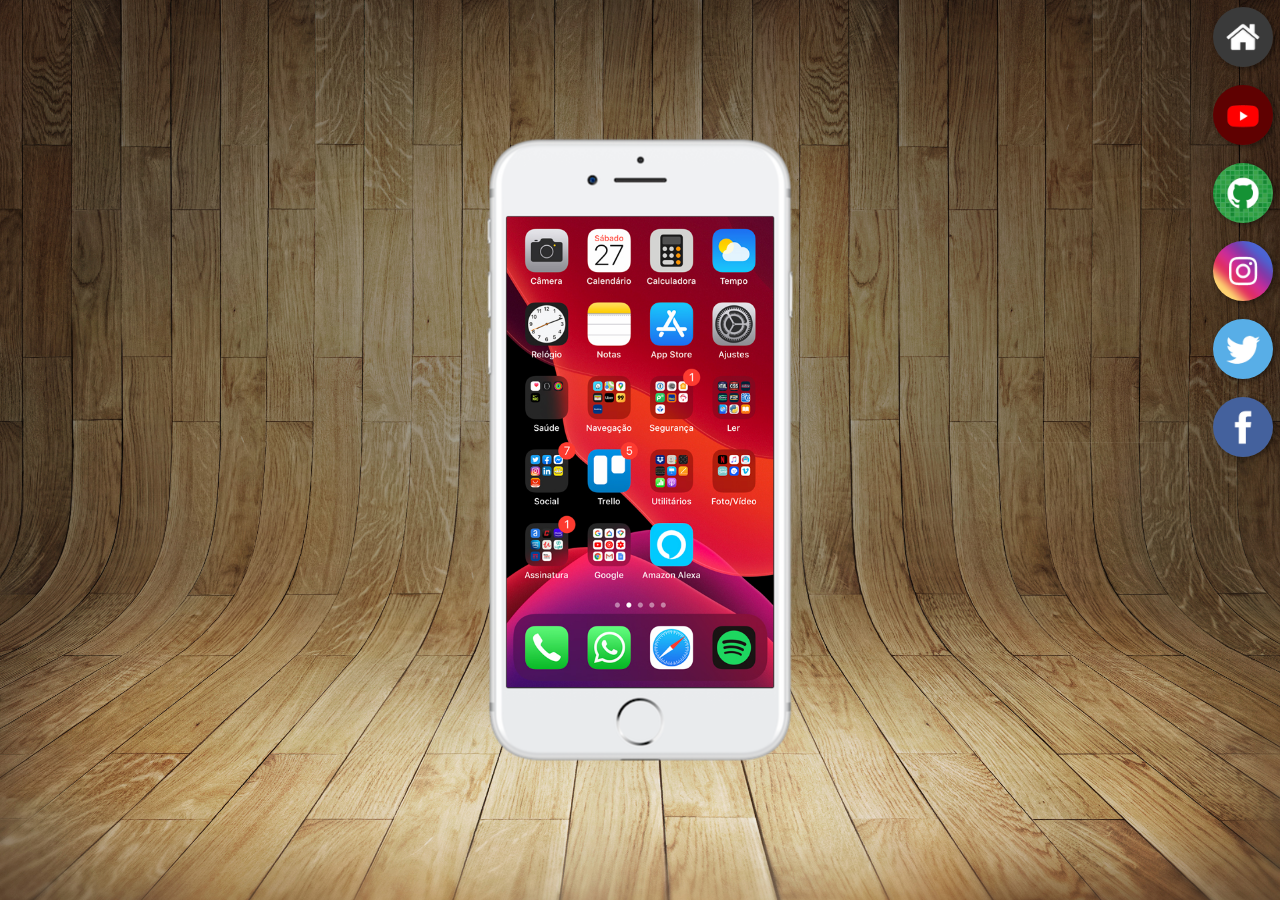
<file: index.html>
<!DOCTYPE html>
<html lang="pt-br">
<head>
    <meta charset="UTF-8">
    <meta name="viewport" content="width=device-width, initial-scale=1.0">
    <title>Projeto Redes Sociais</title>
    <link rel="stylesheet" href="estilo/partecss.css">
    <link rel="shortcut icon" href="favicon.ico" type="image/x-icon">
</head>
<body>
    <main>
        <section id="telefone">
            <iframe src="home.html" frameborder="0" name="tela" id="tela">
                Seu navegador não é compatível!
            </iframe>

        </section>
        <section id="sociais">
            <a href="home.html" target="tela"><img src="imagens/logo-home.jpg" alt="Home"></a><br>
            <a href="youtube.html" target="tela"><img src="imagens/logo-youtube.jpg" alt="Youtube"></a><br>
            <a href="github.html" target="tela"><img src="imagens/logo-github.jpg" alt="Github"></a><br>
            <a href="instagram.html" target="tela"><img src="imagens/logo-instagram.jpg" alt="Instagram"></a><br>
            <a href="twitter.html" target="tela"><img src="imagens/logo-twitter.jpg" alt="Twitter"></a><br>
            <a href="facebook.html" target="tela"><img src="imagens/logo-facebook.jpg" alt="Facebook"></a>
        </section>
    </main>
</body>
</html>
</file>
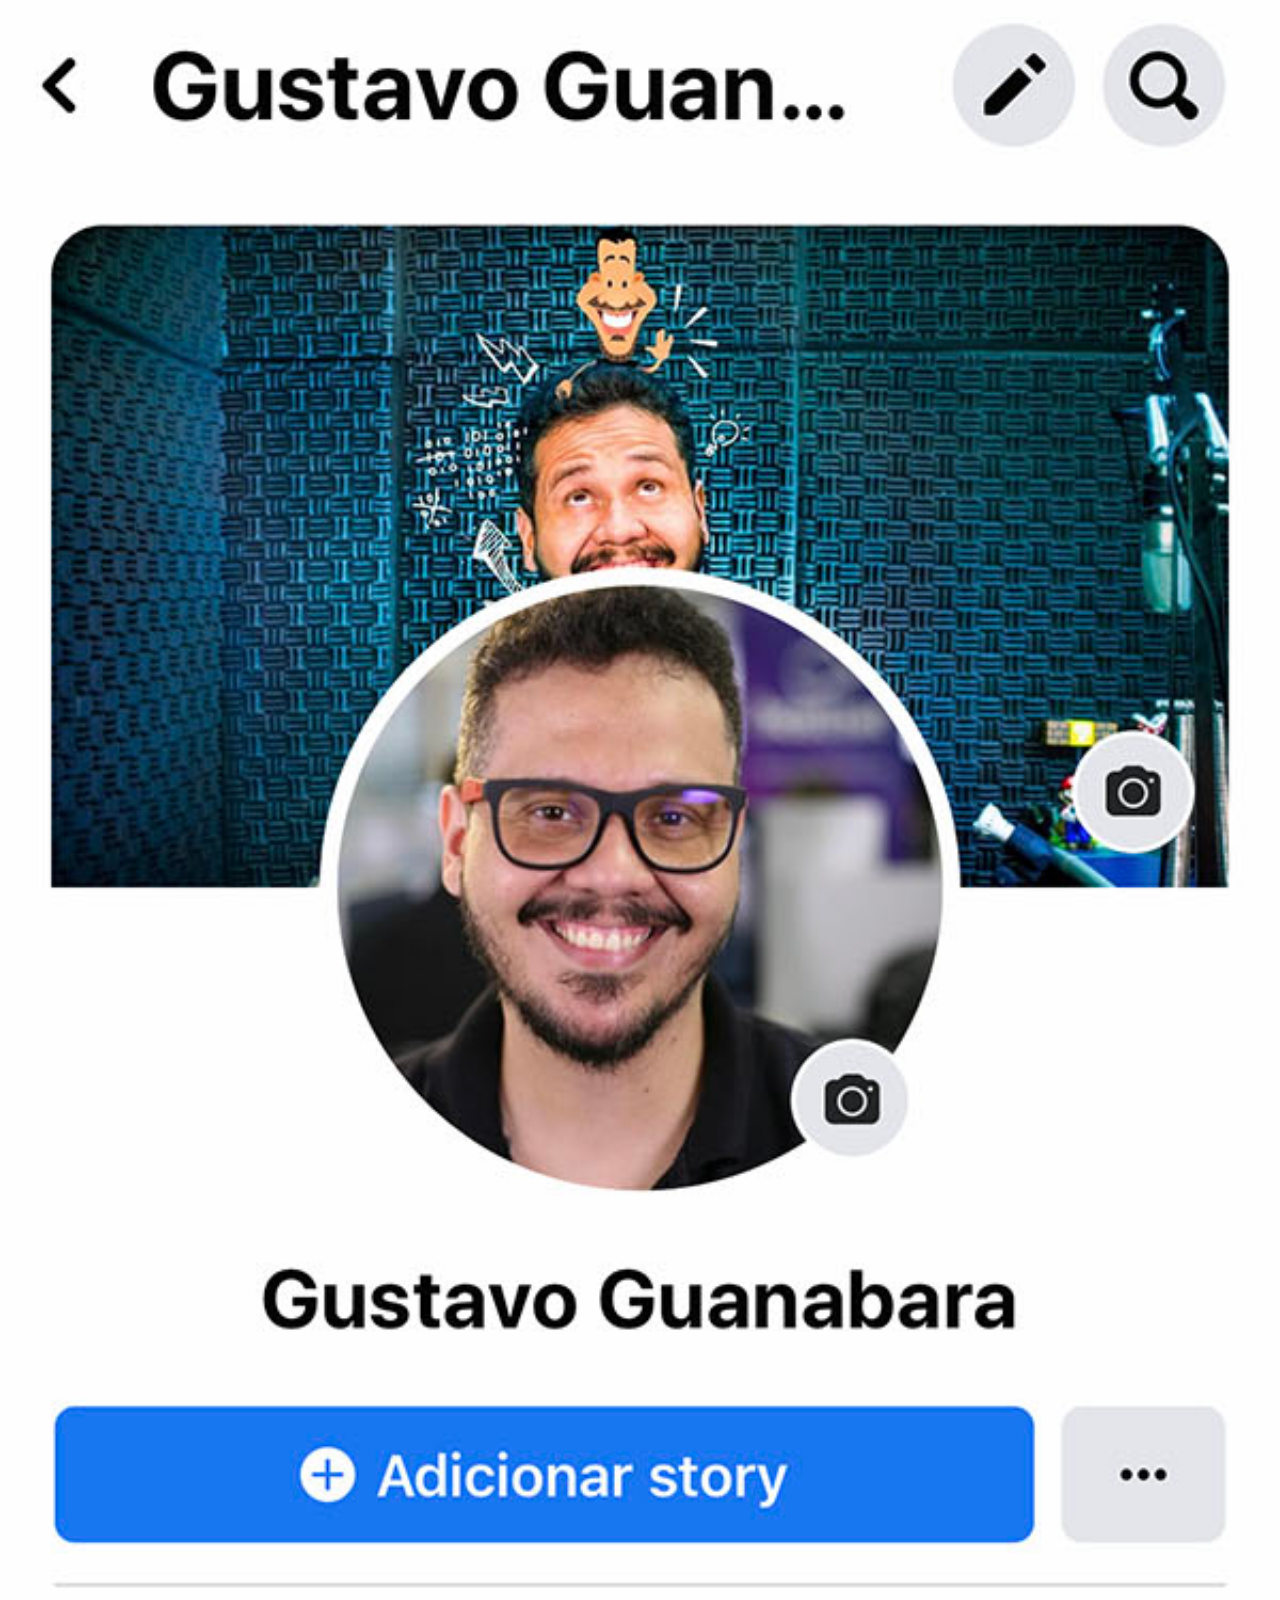
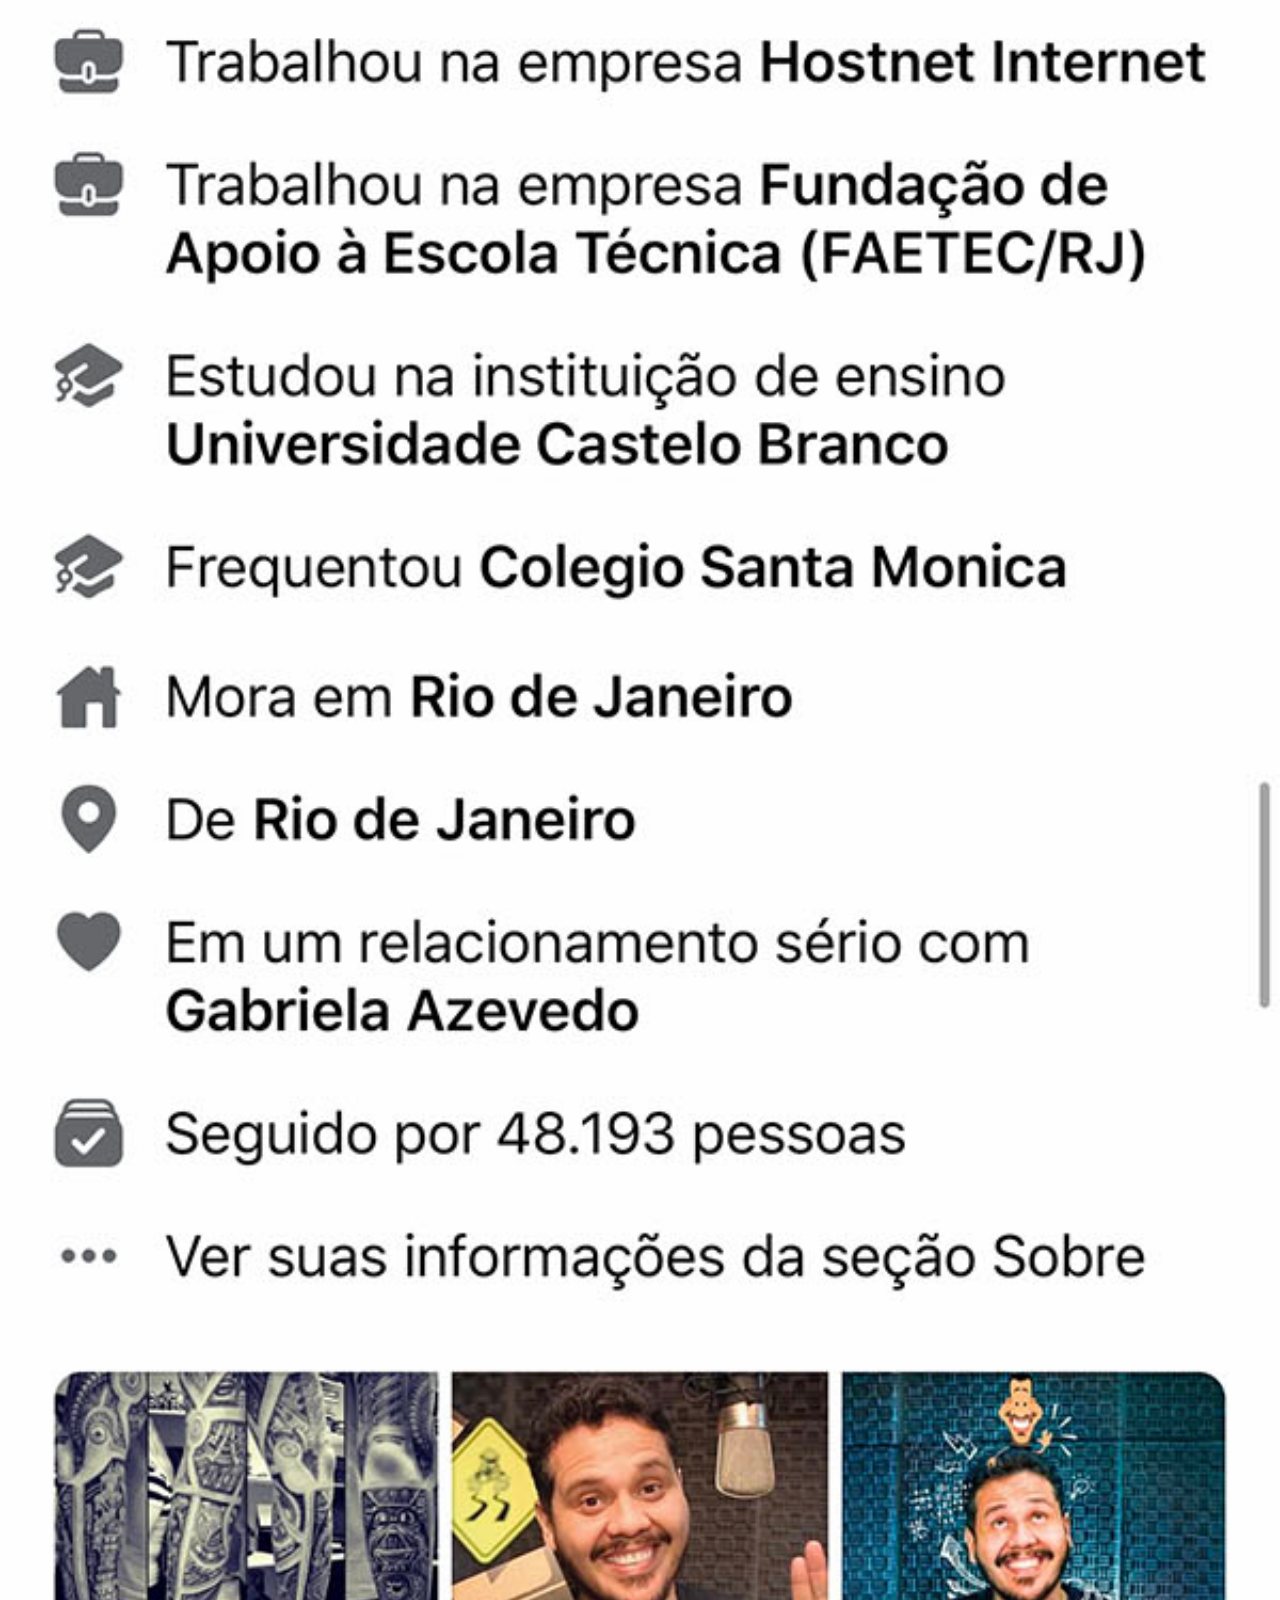
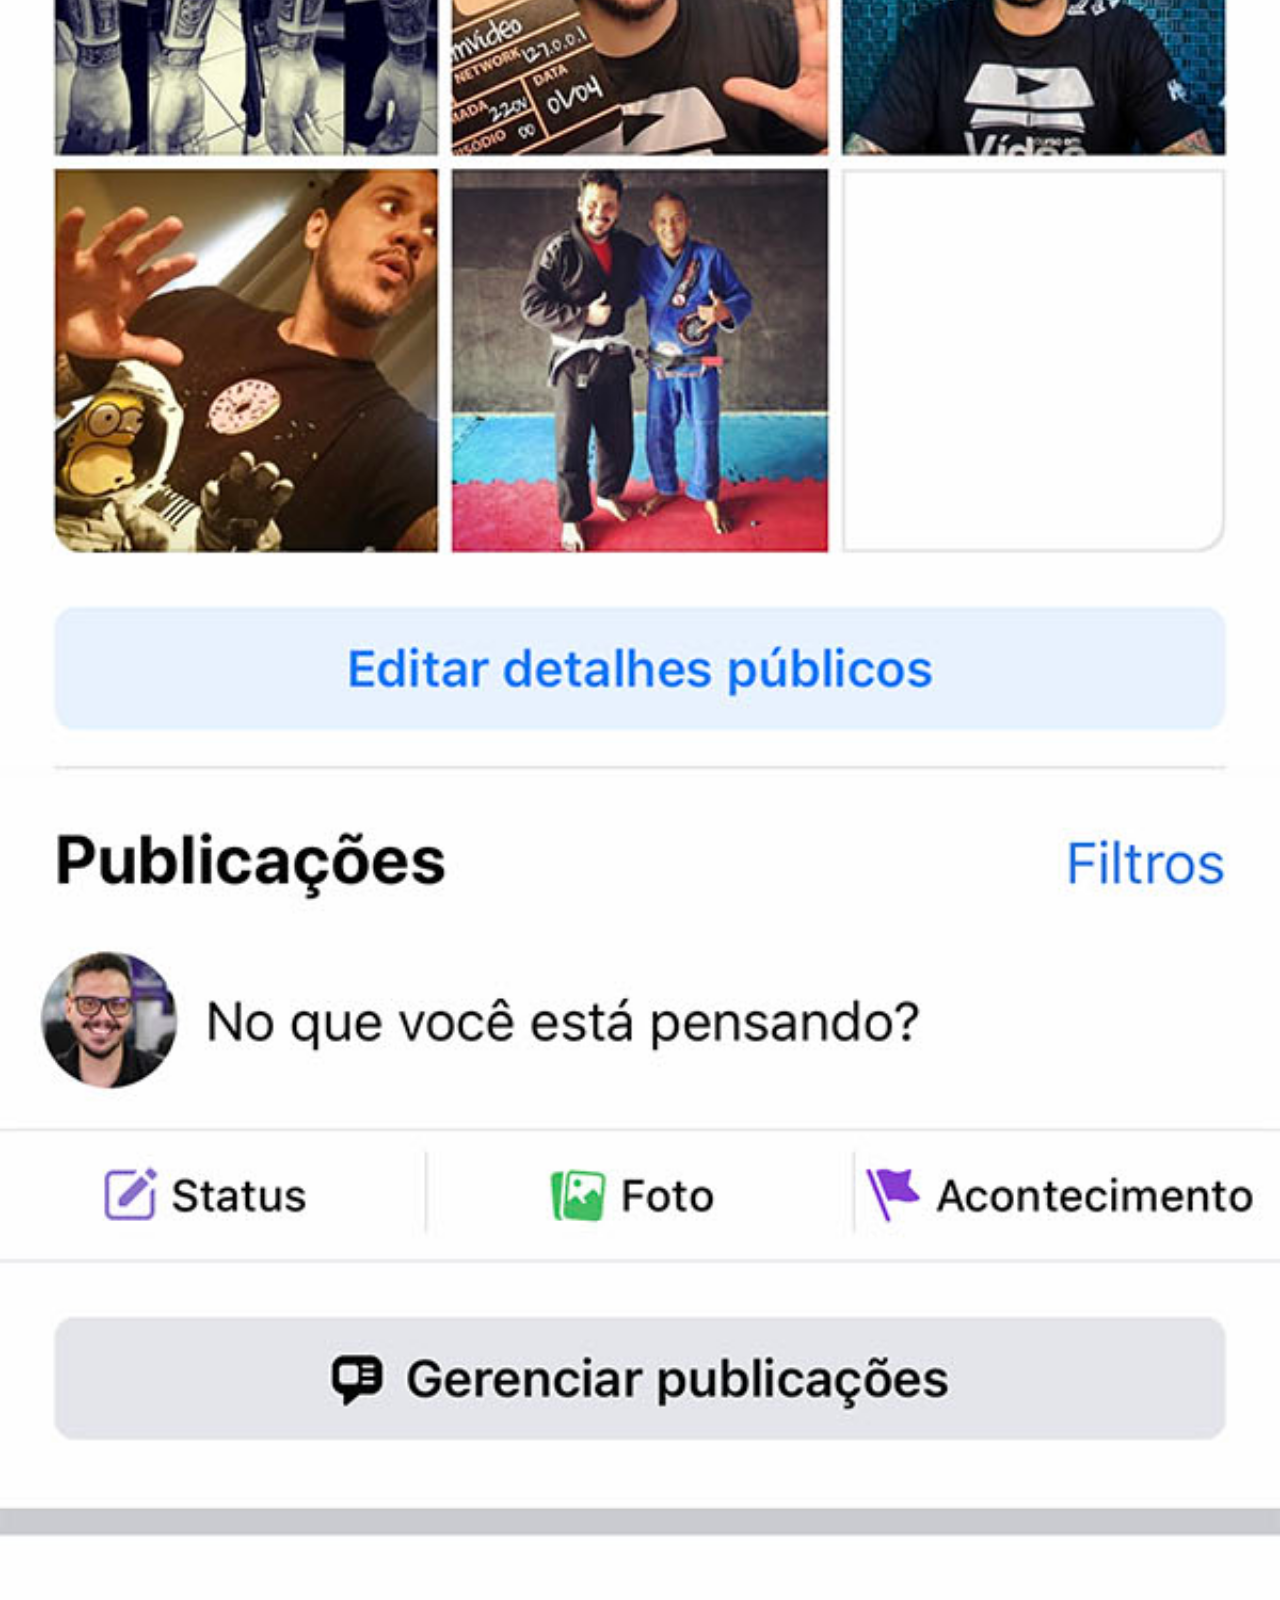
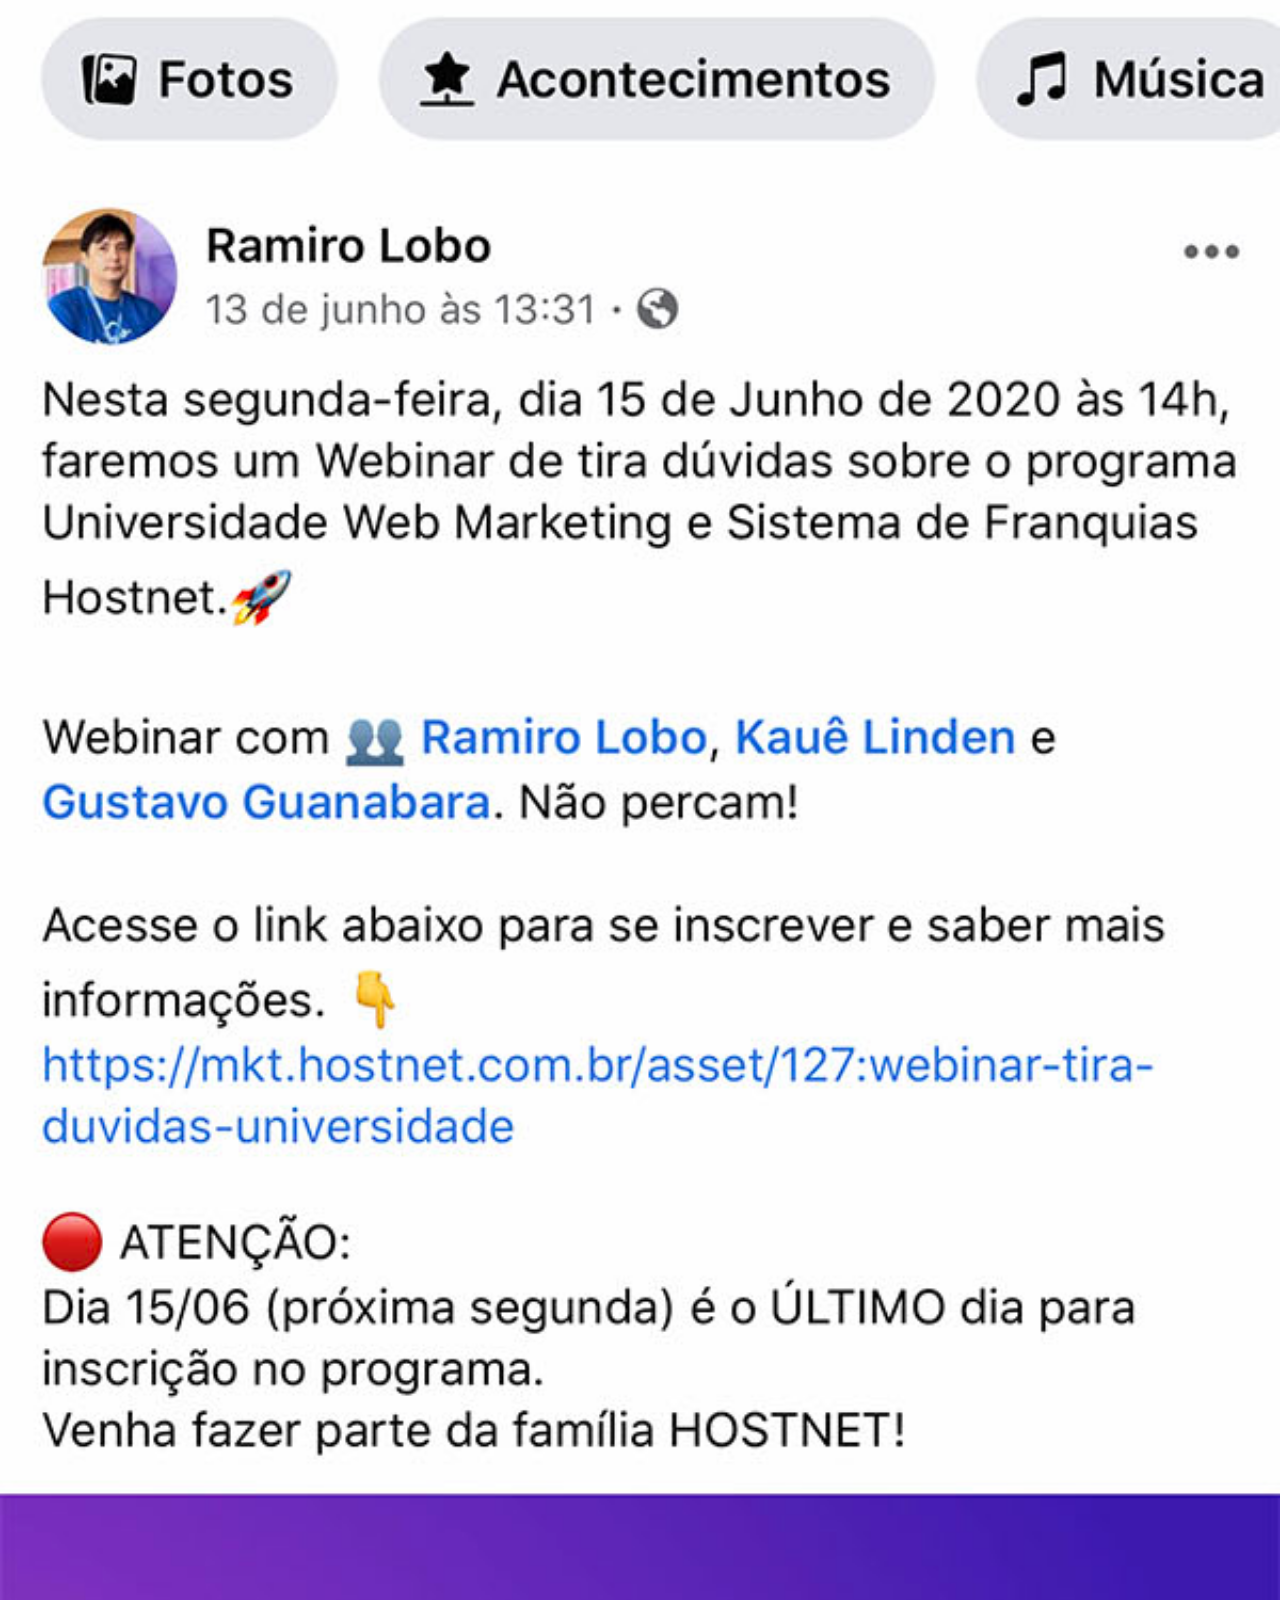
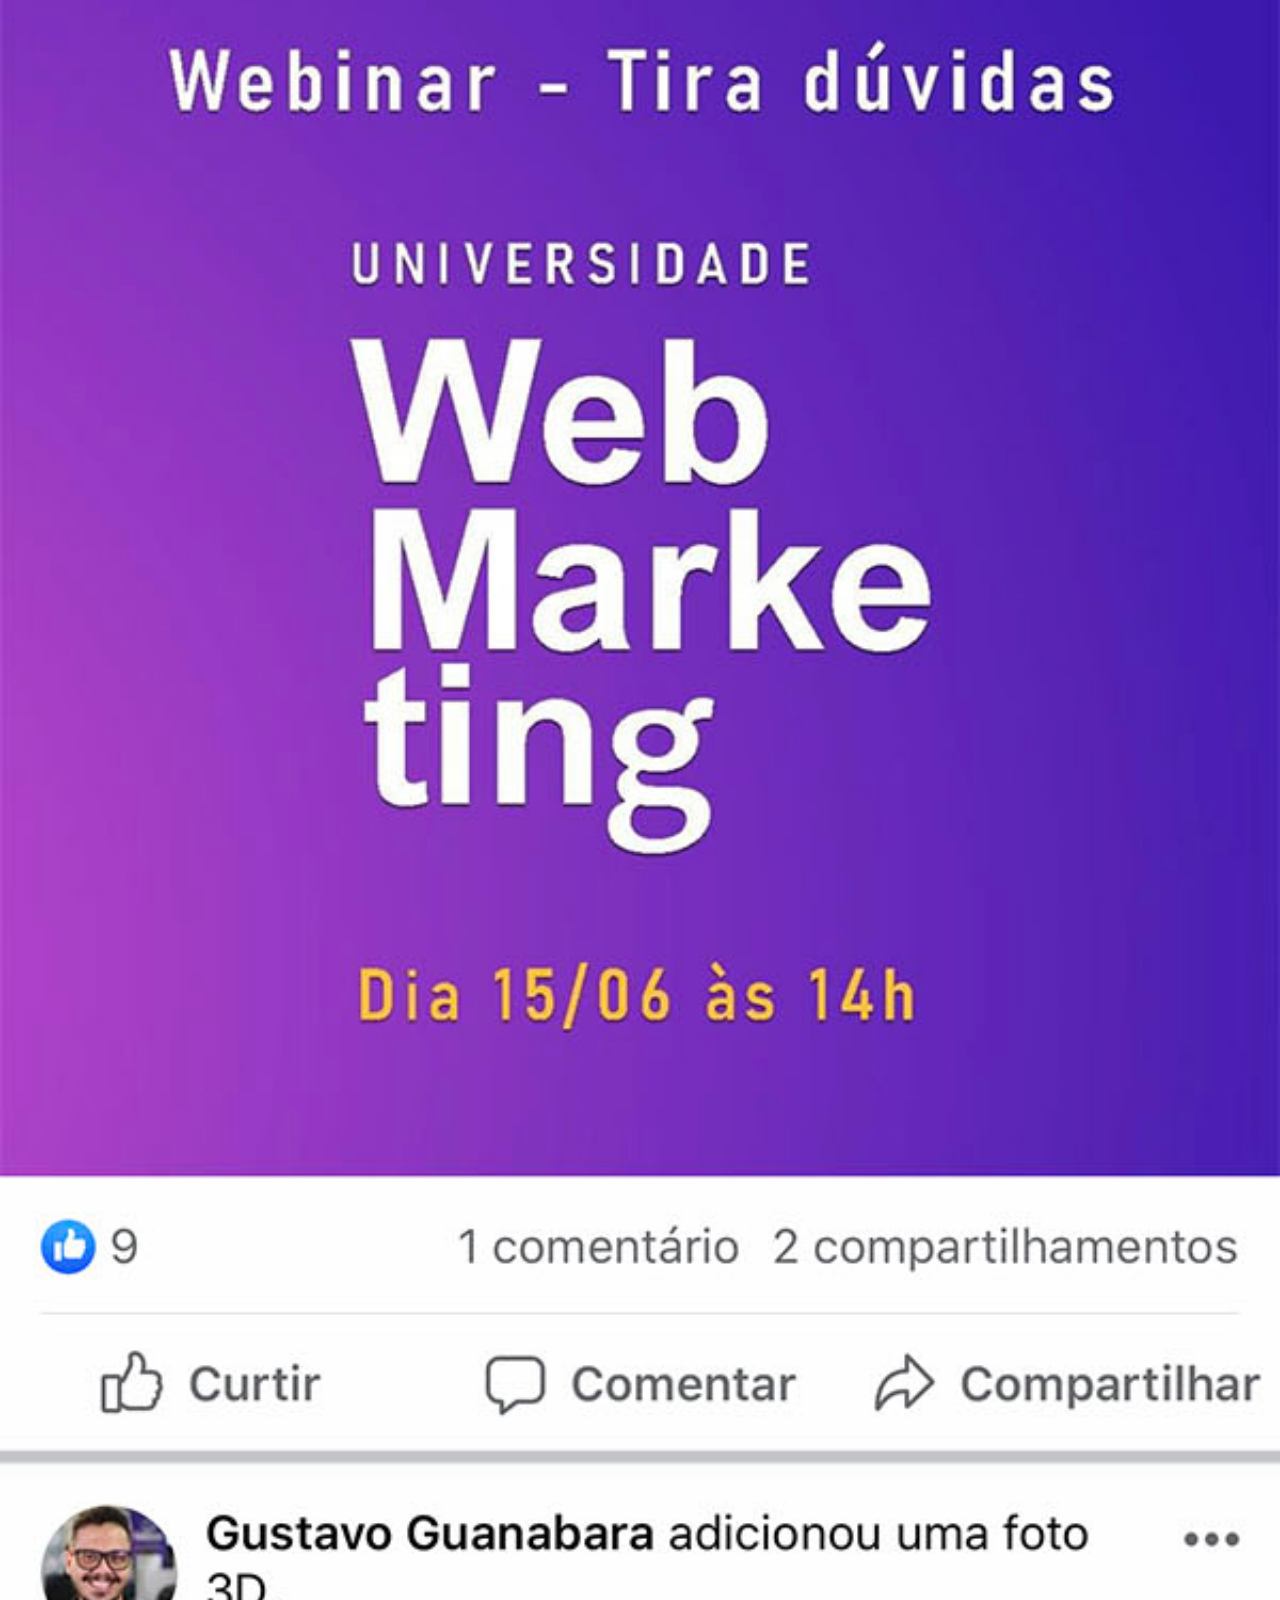
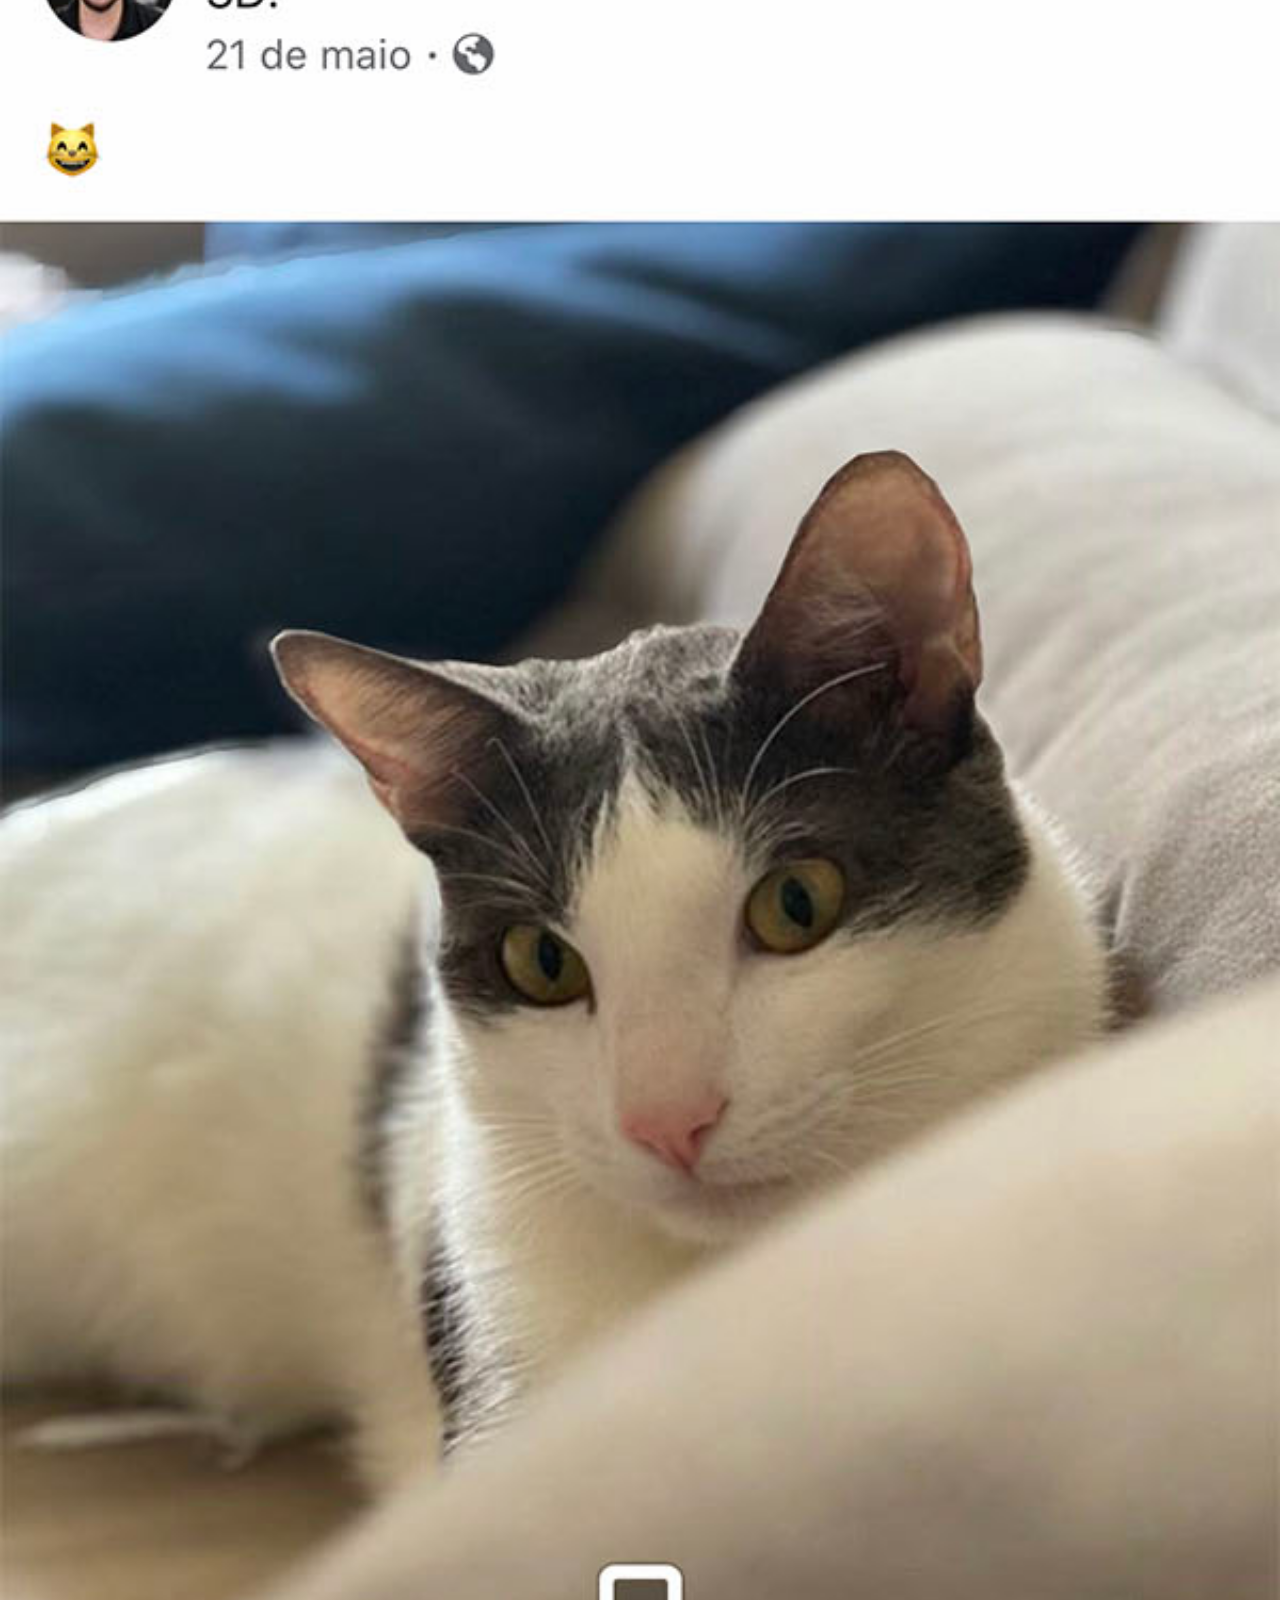
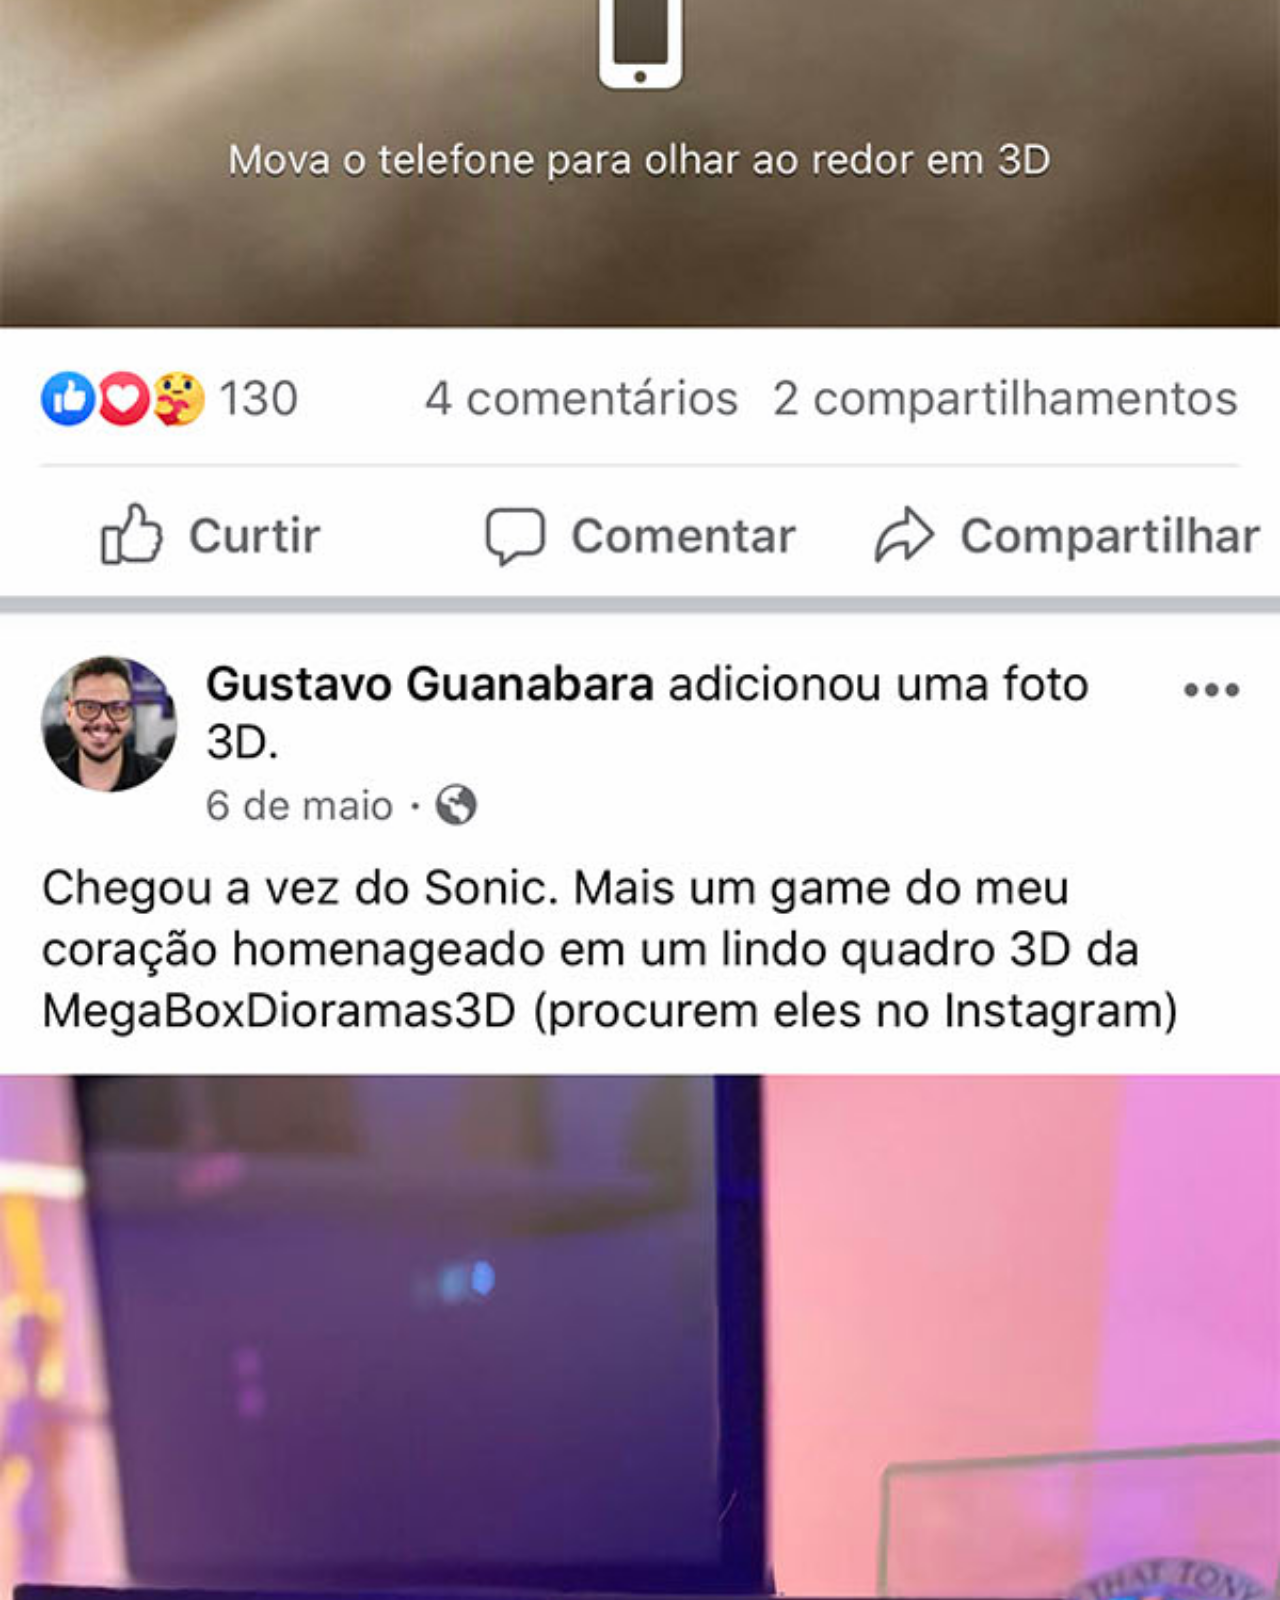
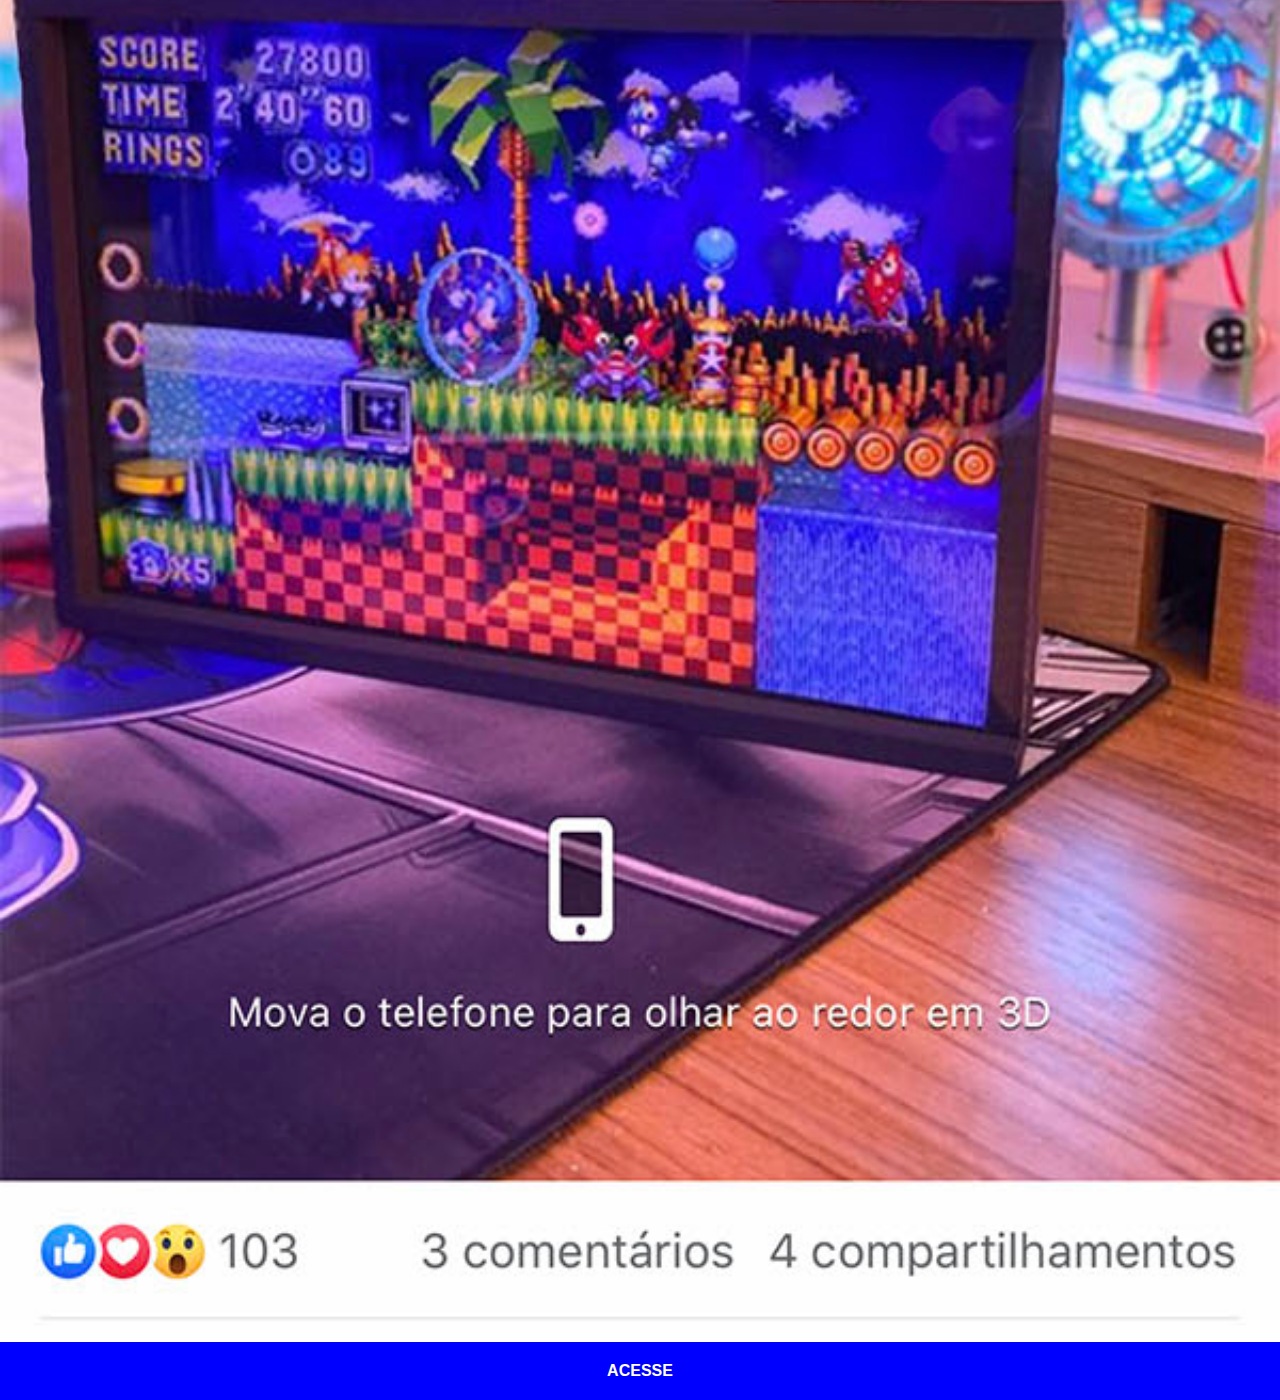
<file: facebook.html>
<!DOCTYPE html>
<html lang="pt-br">
<head>
    <meta charset="UTF-8">
    <meta name="viewport" content="width=device-width, initial-scale=1.0">
    <title>Youtube</title>
    <link rel="shortcut icon" href="favicon.ico" type="image/x-icon">
</head>
<style>
    *{
        margin: 0px;
        padding: 0px;
        font-family: 'Trebuchet MS', 'Lucida Sans Unicode', 'Lucida Grande', 'Lucida Sans', Arial, sans-serif;
    }

    ::-webkit-scrollbar{
        width: 0px;
        height: 0px;
    }
    img{
        width: 100vw;
    }
    a{
        display: block;
        background-color: blue;
        padding: 20px;
        text-align: center;
        font-weight: bolder;
        text-decoration: none;
        color: white;
    }
    a:hover{
        background-color: white;
        color: blue;
    }
</style>
<body>
    <img src="imagens/tela-facebook.jpg" alt="Youtube">
    <a href="https://www.youtube.com/c/CursoemV%C3%ADdeo" target="_blank">ACESSE</a>
</body>
</html>
</file>
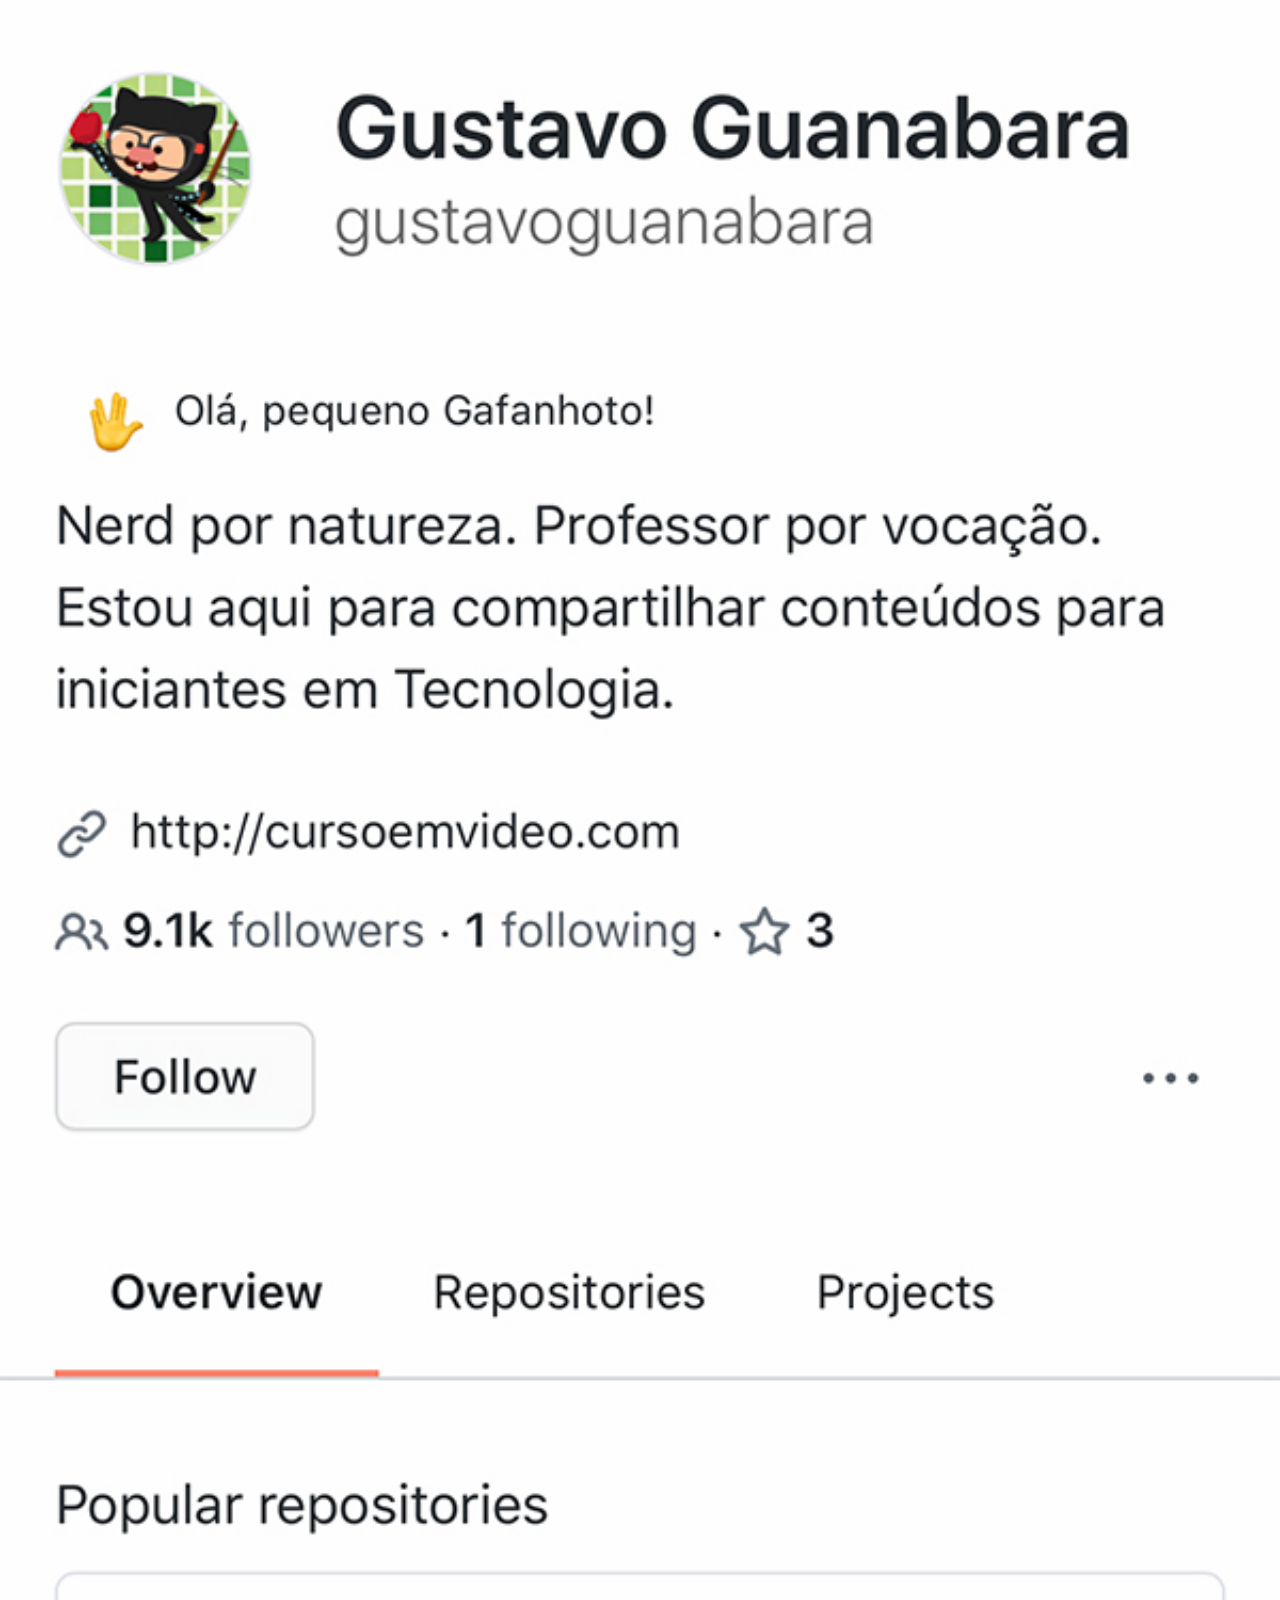
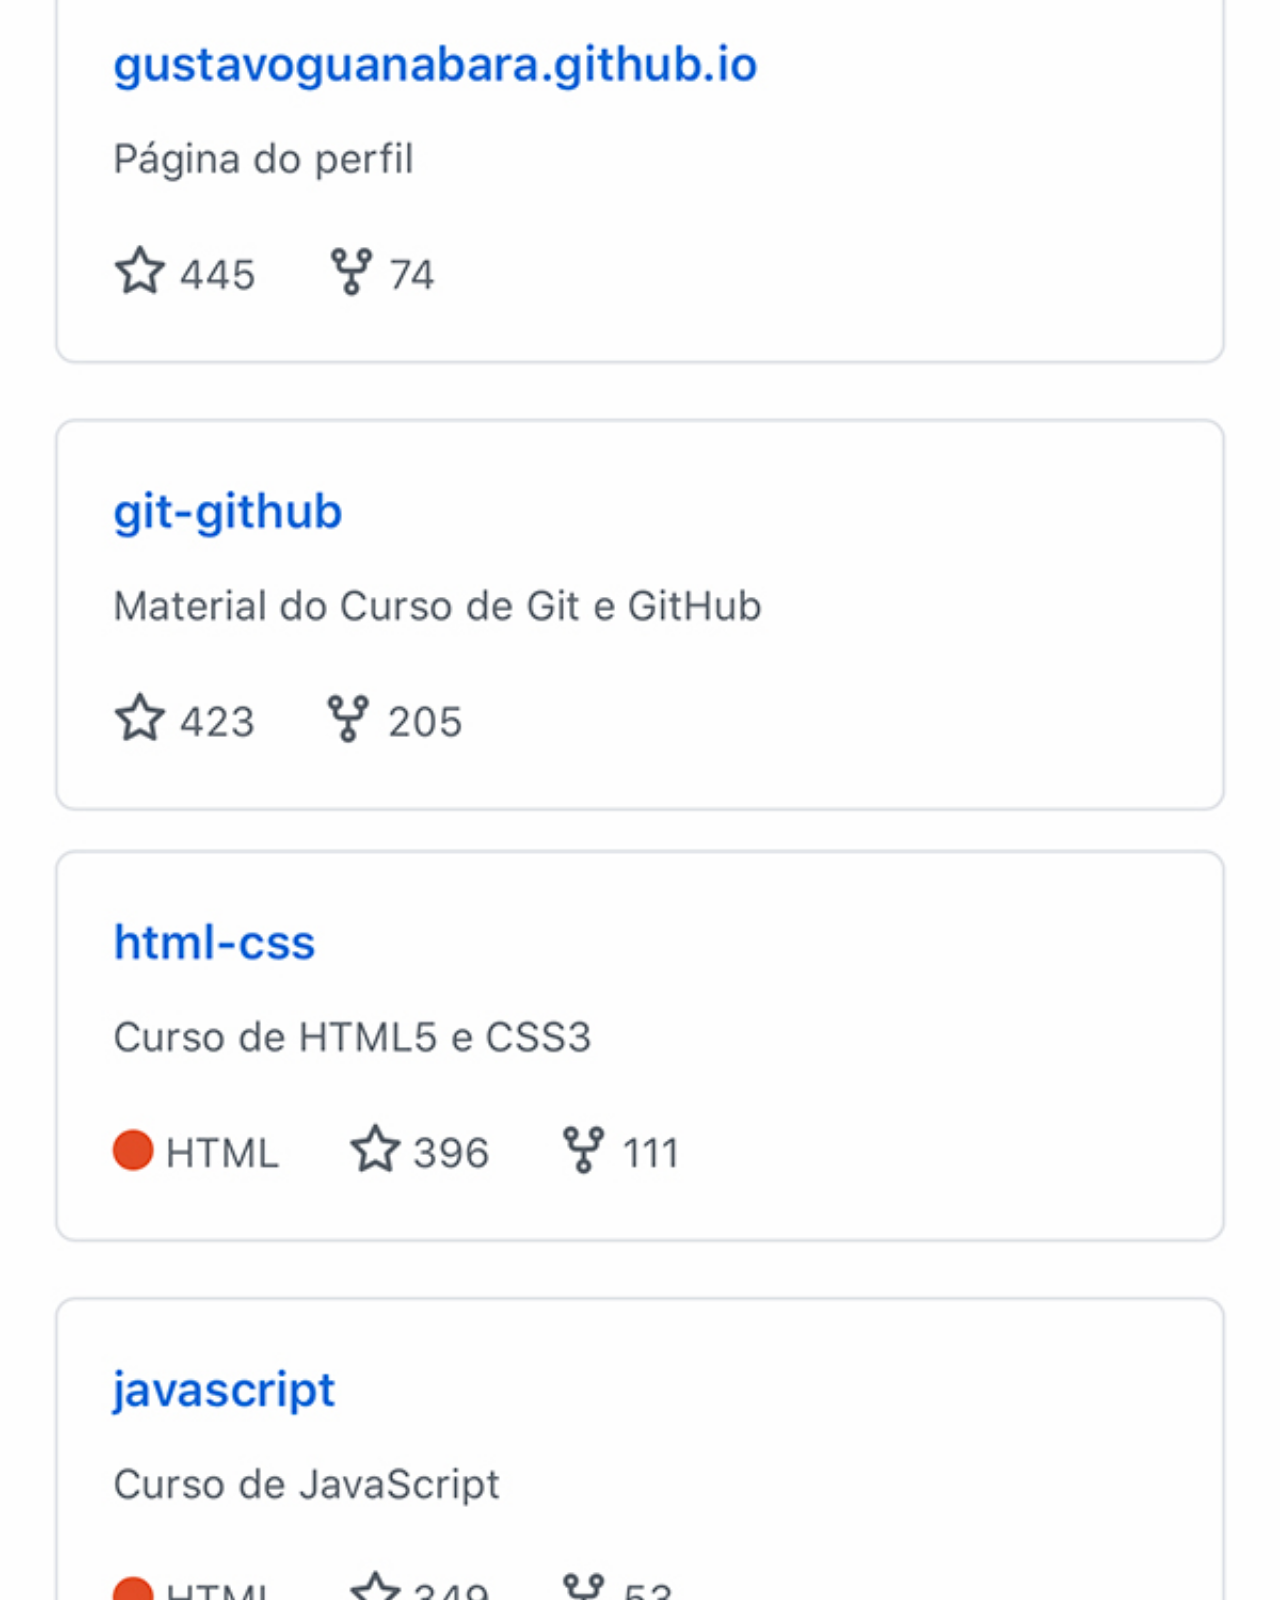
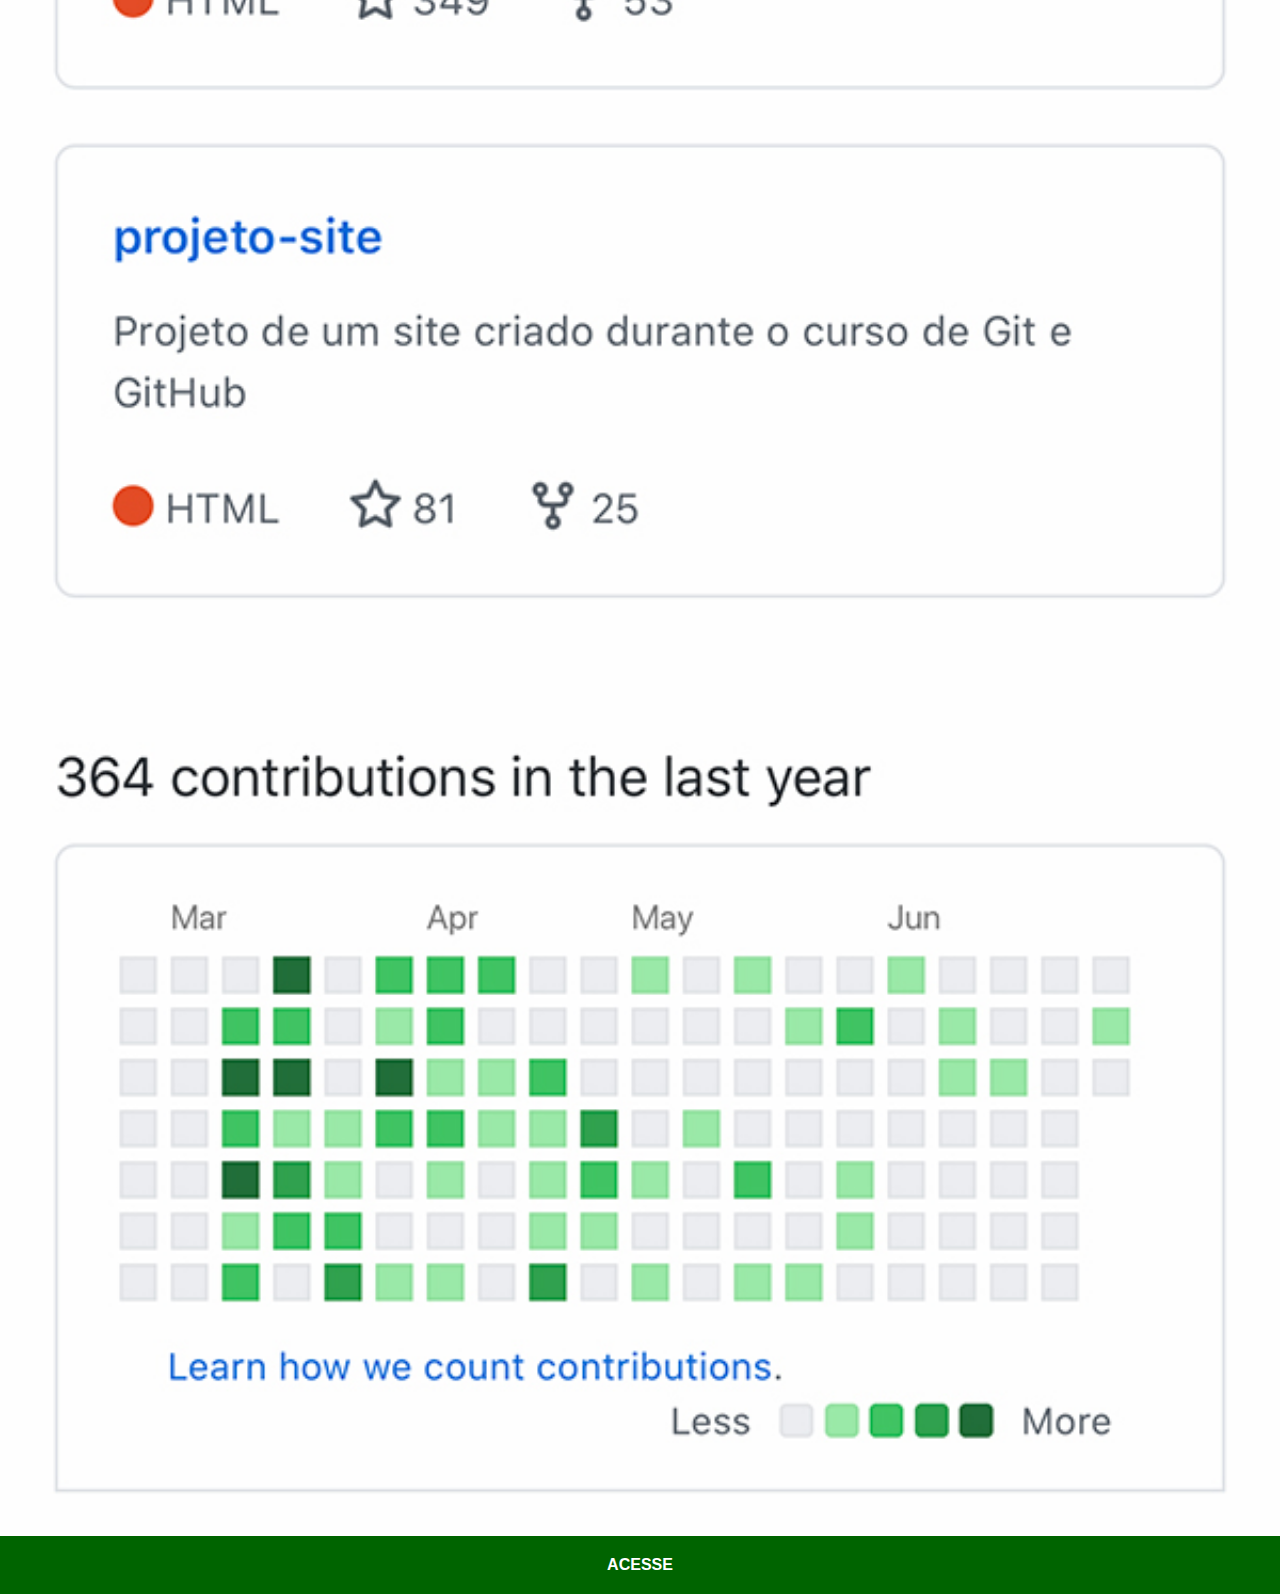
<file: github.html>
<!DOCTYPE html>
<html lang="pt-br">
<head>
    <meta charset="UTF-8">
    <meta name="viewport" content="width=device-width, initial-scale=1.0">
    <title>Github</title>
    <link rel="shortcut icon" href="favicon.ico" type="image/x-icon">
</head>
<style>
    *{
        margin: 0px;
        padding: 0px;
        font-family: 'Trebuchet MS', 'Lucida Sans Unicode', 'Lucida Grande', 'Lucida Sans', Arial, sans-serif;
    }

    ::-webkit-scrollbar{
        width: 0px;
        height: 0px;
    }
    img{
        width: 100vw;
    }
    a{
        display: block;
        background-color: darkgreen;
        padding: 20px;
        text-align: center;
        font-weight: bolder;
        text-decoration: none;
        color: white;
    }
    a:hover{
        background-color: rgba(60, 255, 0, 0.678);
    }
</style>
<body>
    <img src="imagens/tela-github.jpg" alt="Youtube">
    <a href="https://www.youtube.com/c/CursoemV%C3%ADdeo" target="_blank">ACESSE</a>
</body>
</html>
</file>
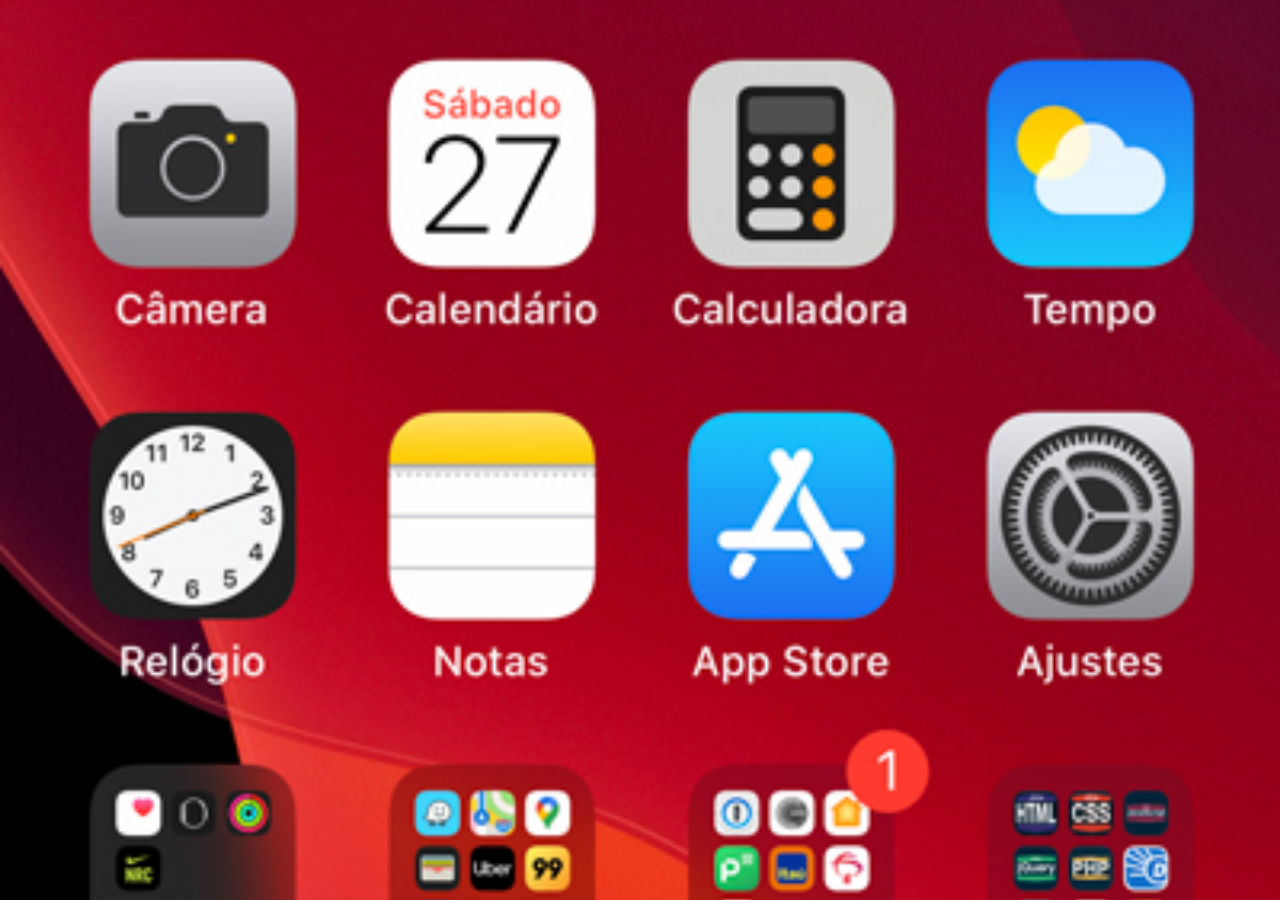
<file: home.html>
<!DOCTYPE html>
<html lang="pt-br">
<head>
    <meta charset="UTF-8">
    <meta name="viewport" content="width=device-width, initial-scale=1.0">
    <title>Home</title>
    <link rel="shortcut icon" href="favicon.ico" type="image/x-icon">
</head>
<style>
    *{
        margin: 0px;
        padding: 0px;
        }
        body{
            width: 100vw;
            height: 100vh;
            background: black url('imagens/tela-home.jpg') no-repeat top center;
            background-size:cover;
        }
</style>
<body>
    
</body>
</html>
</file>
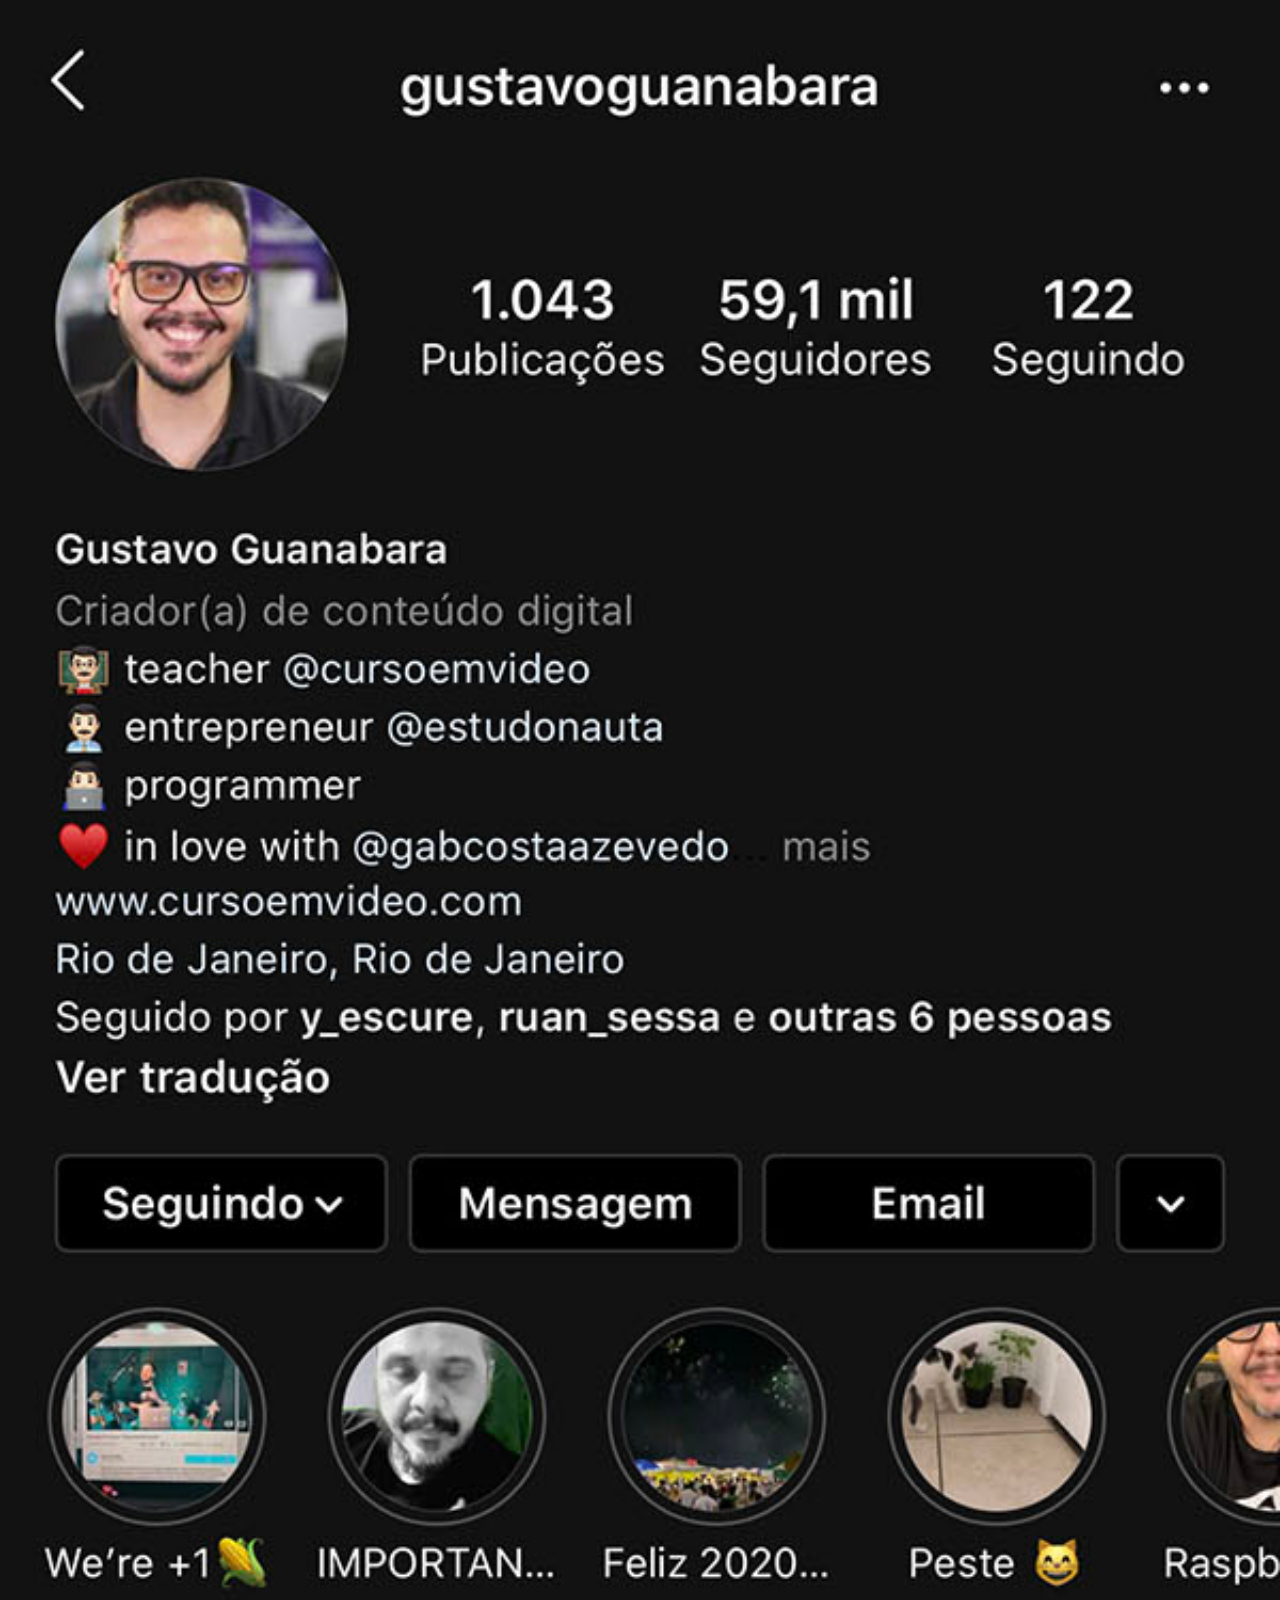
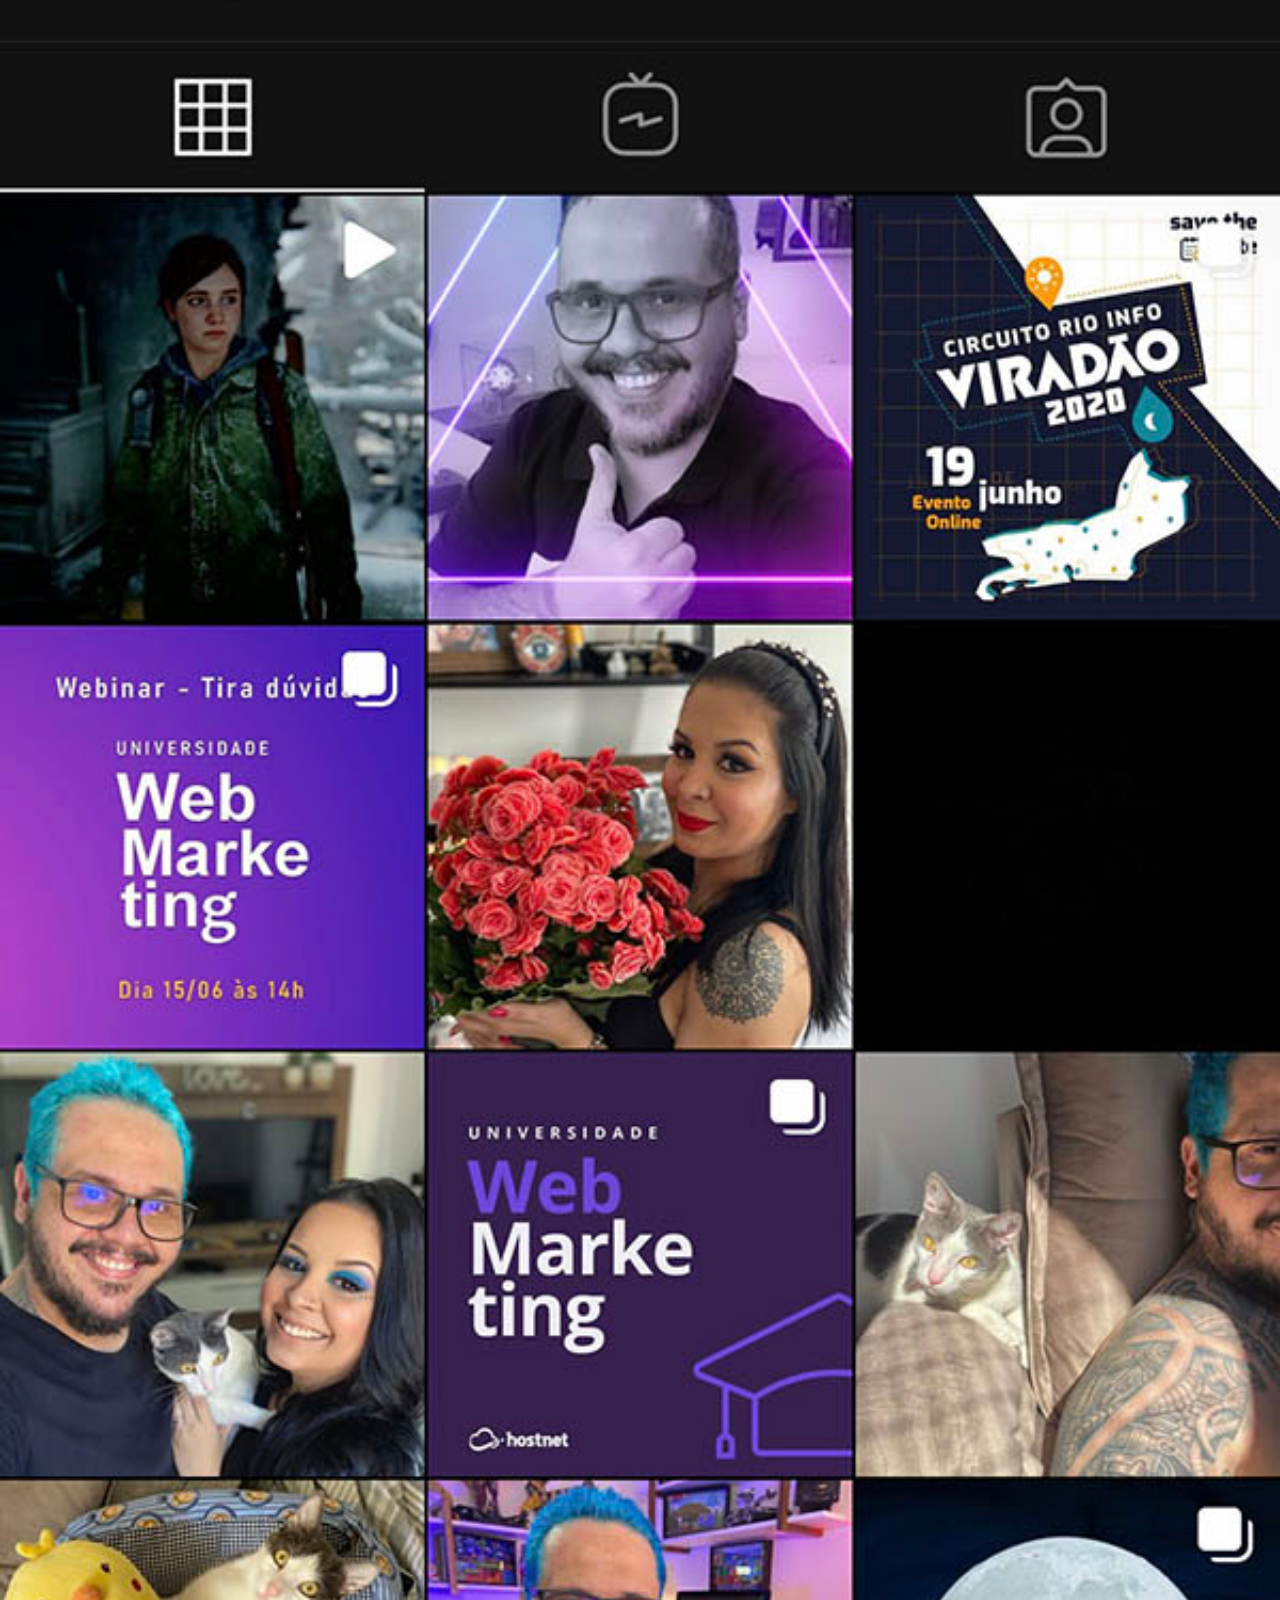
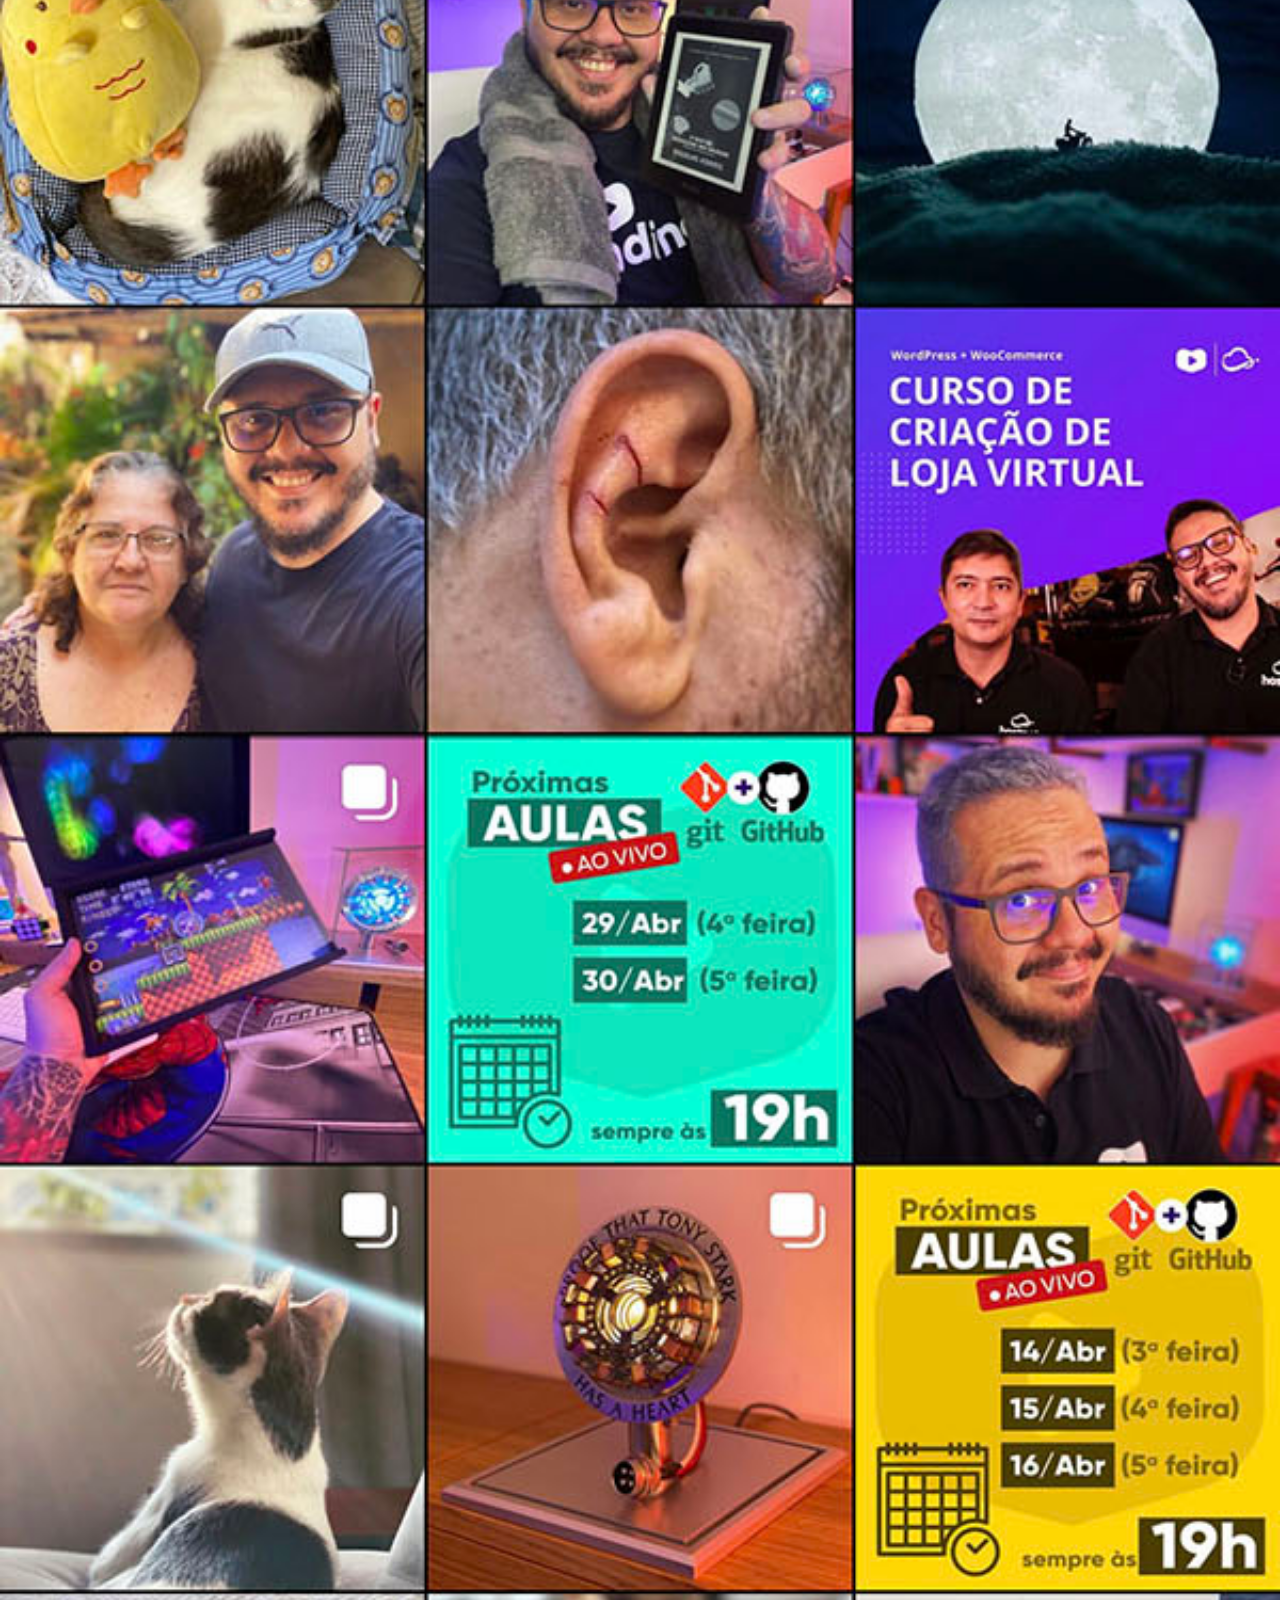
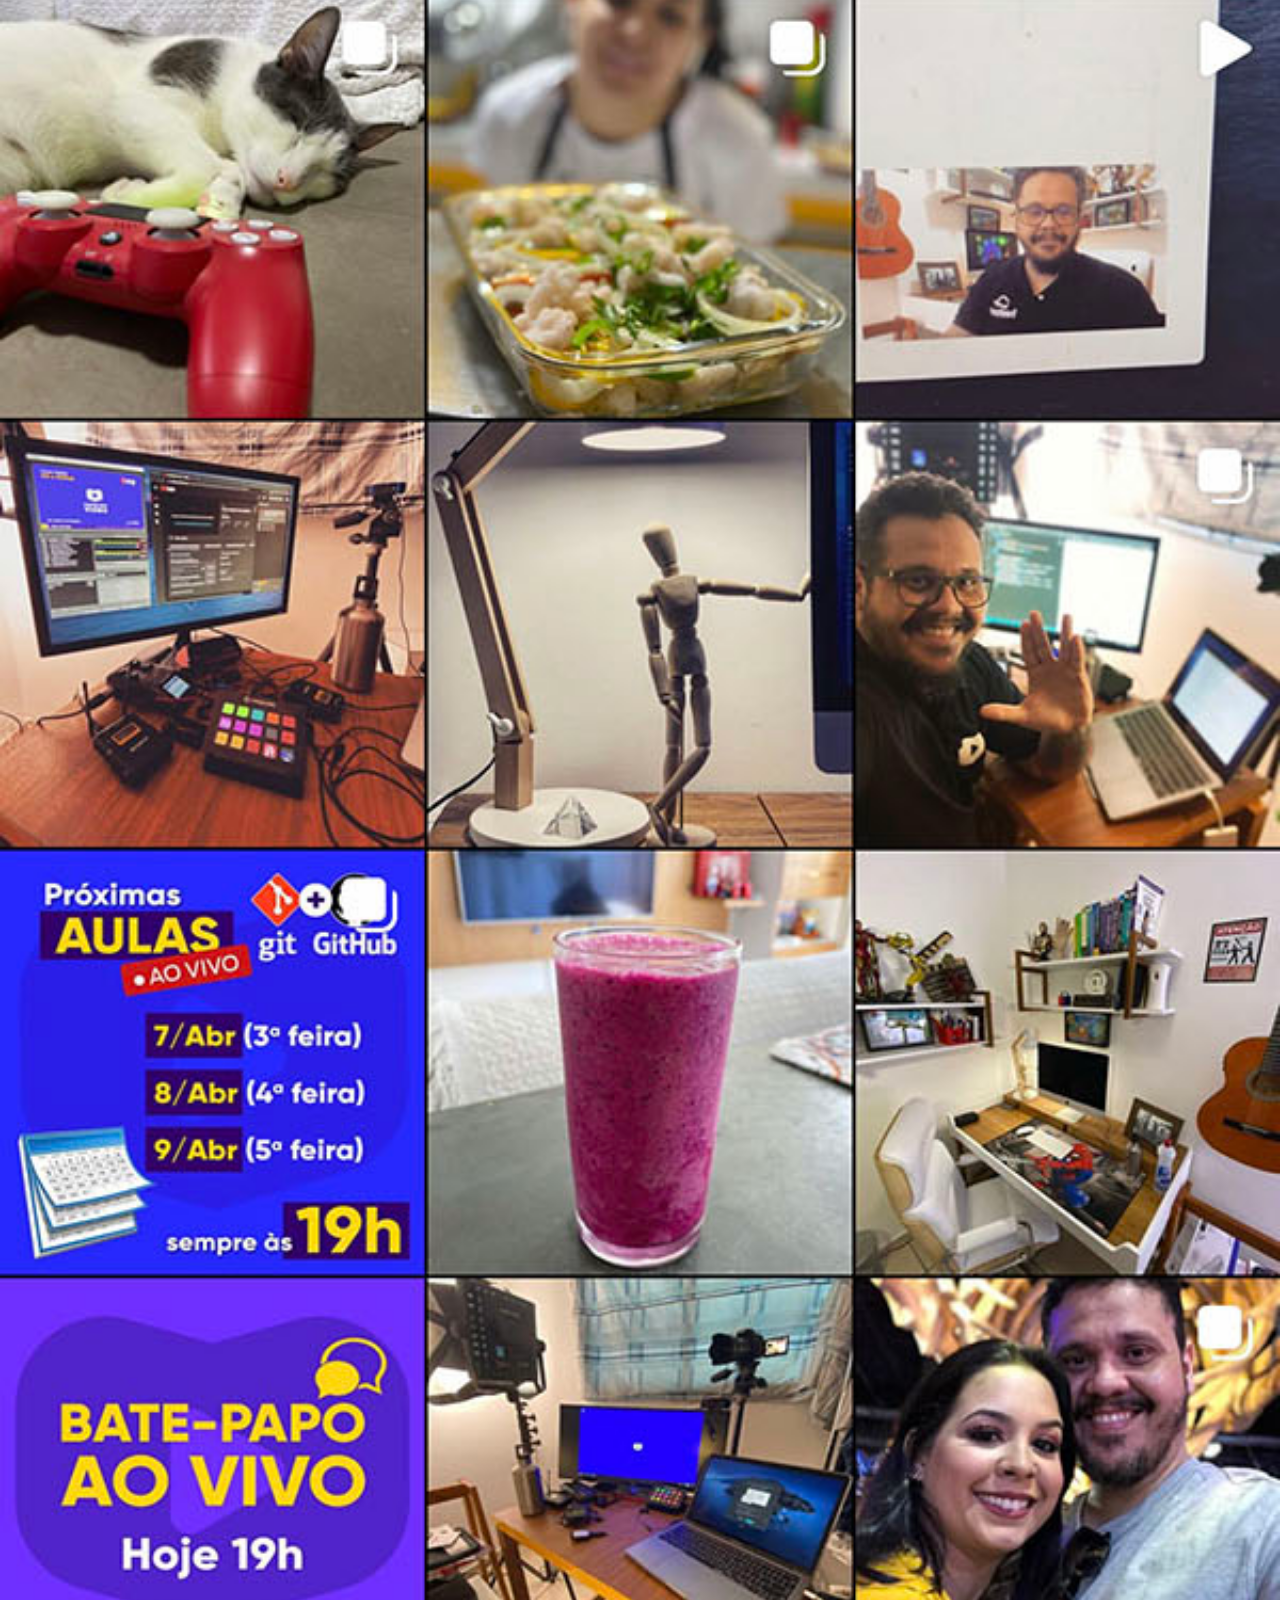
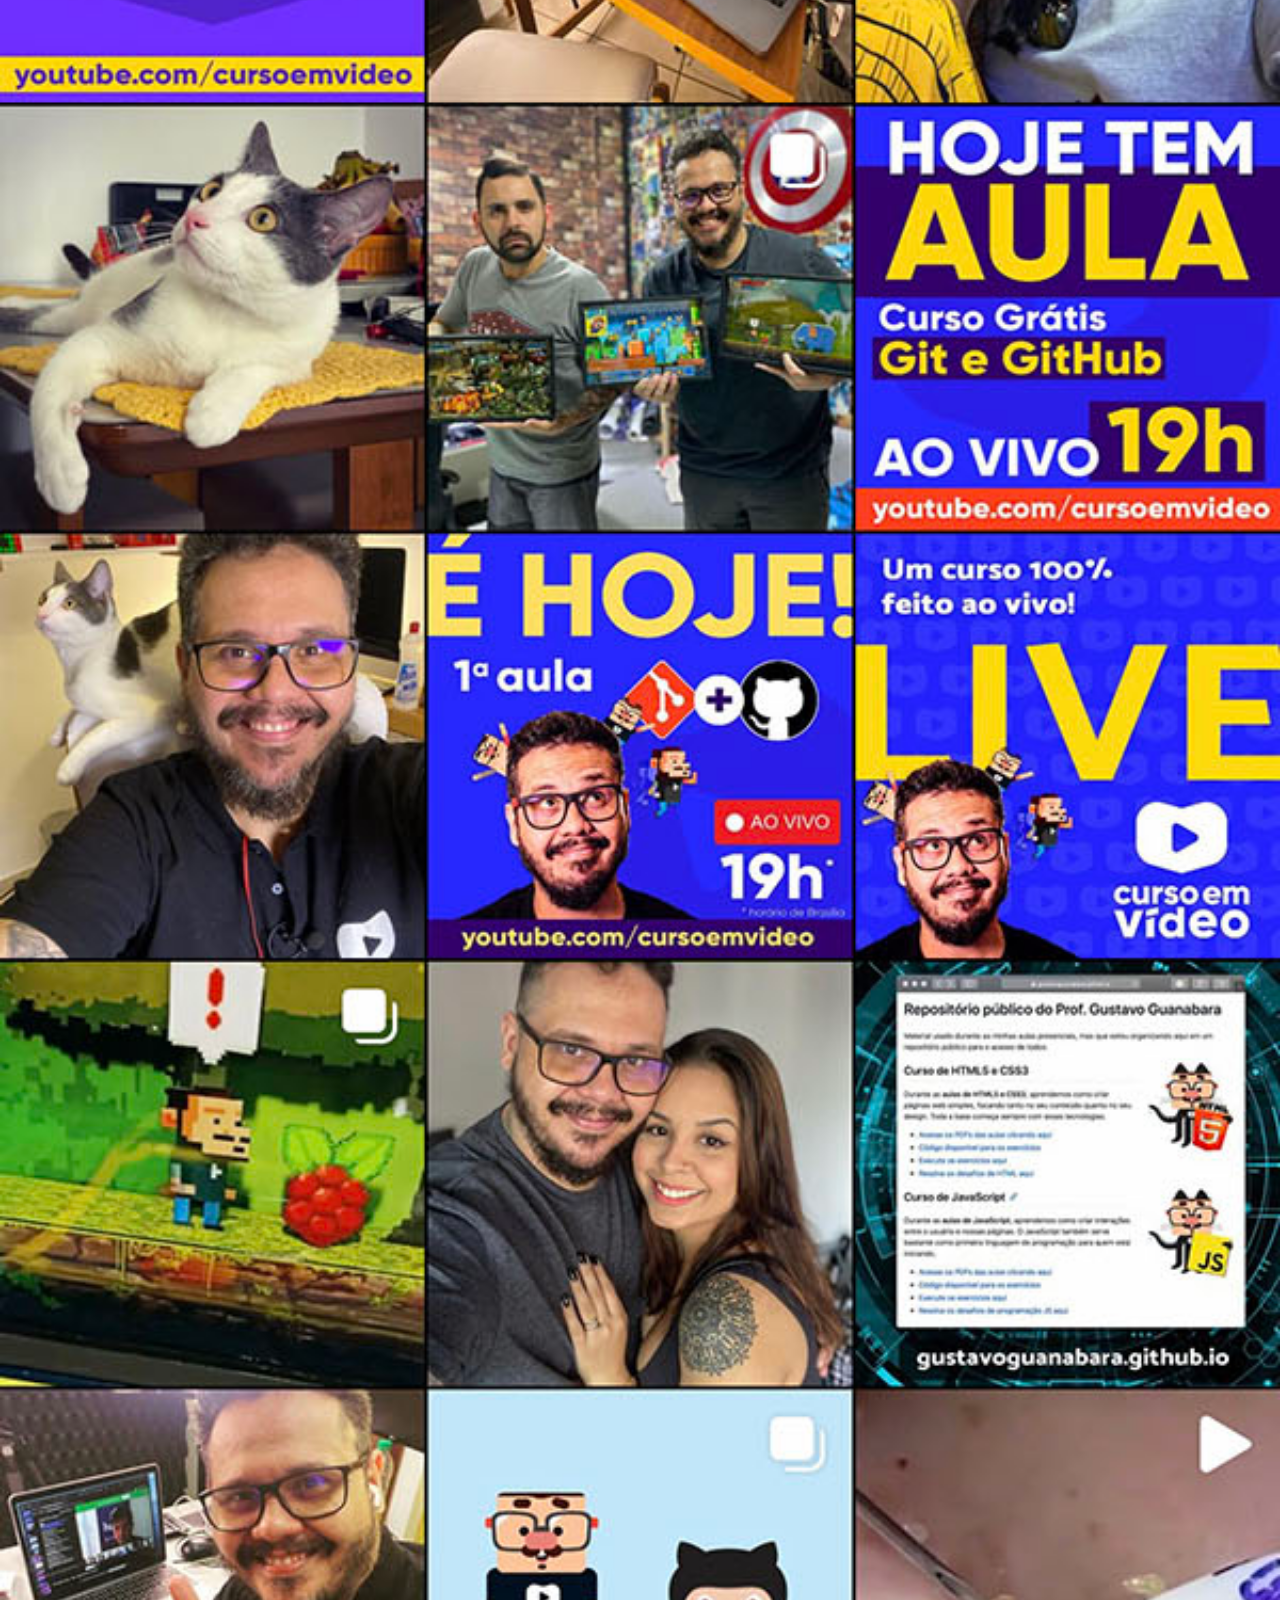
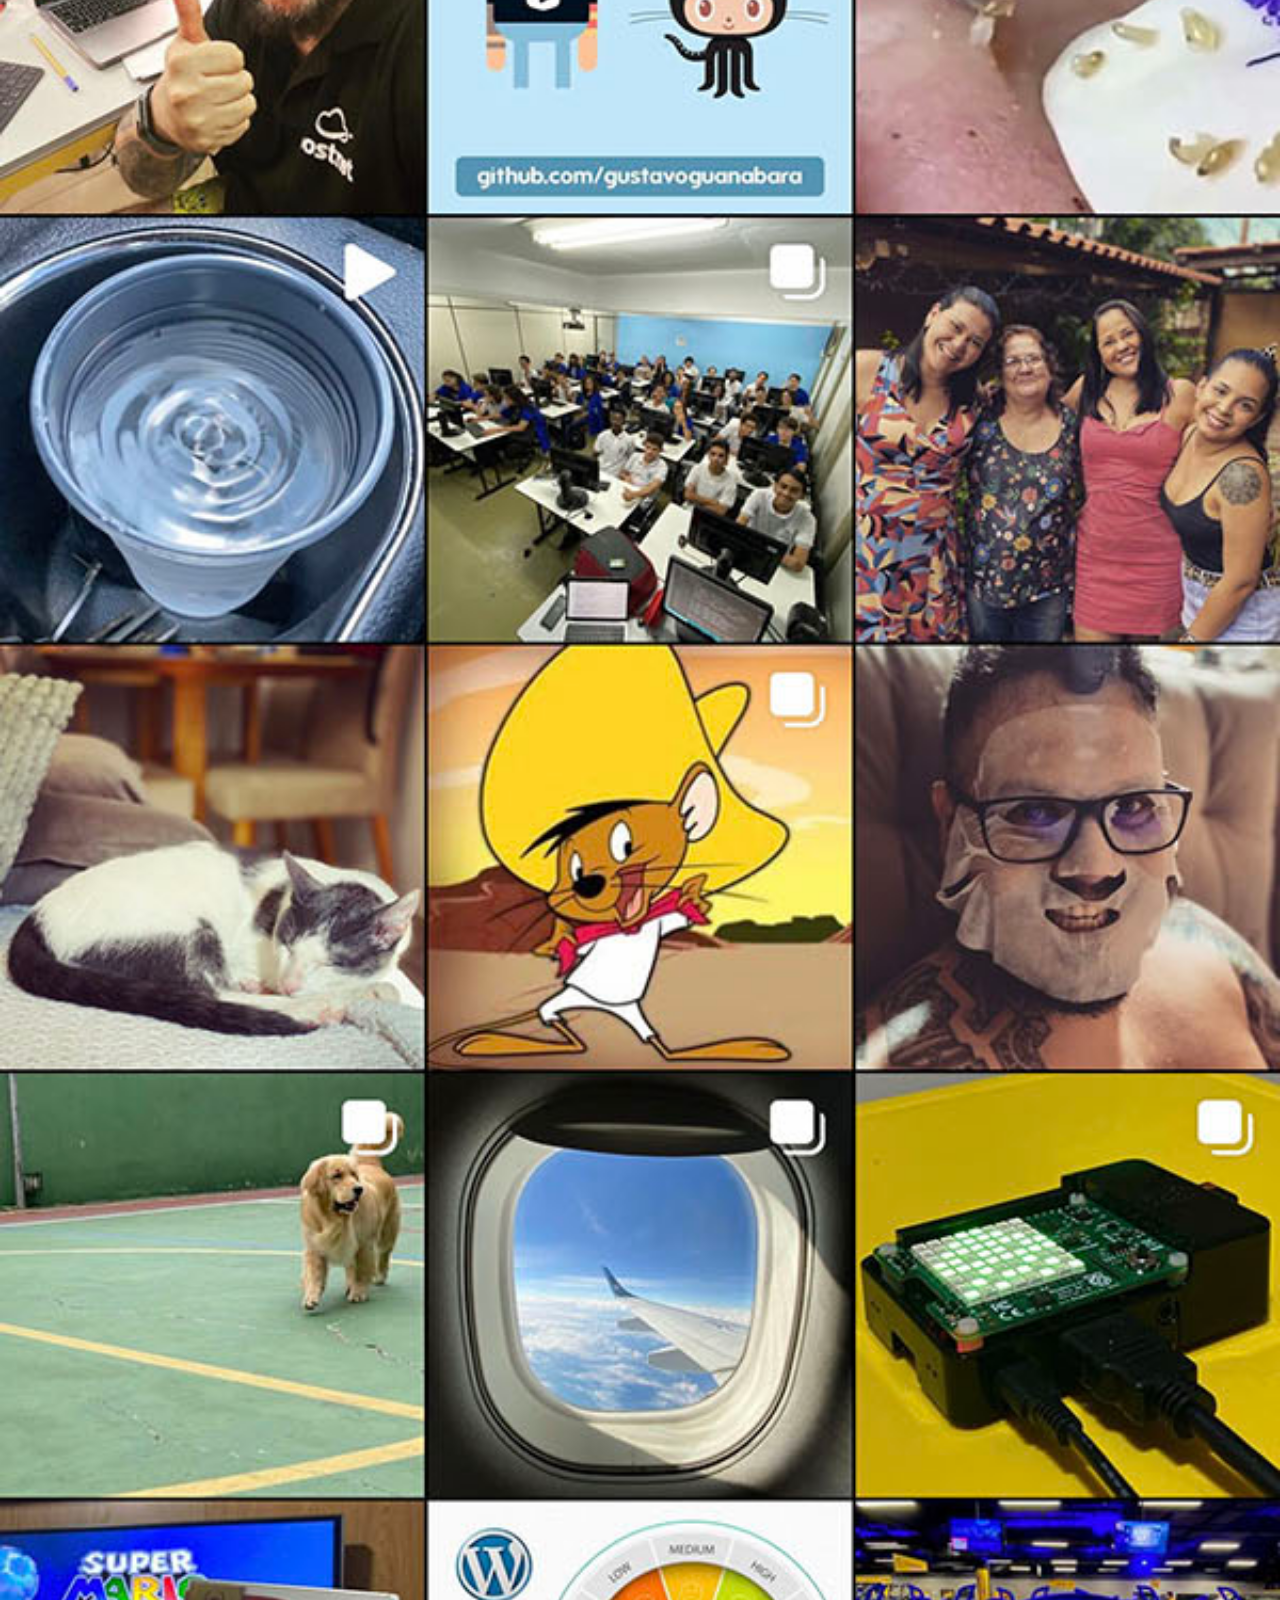
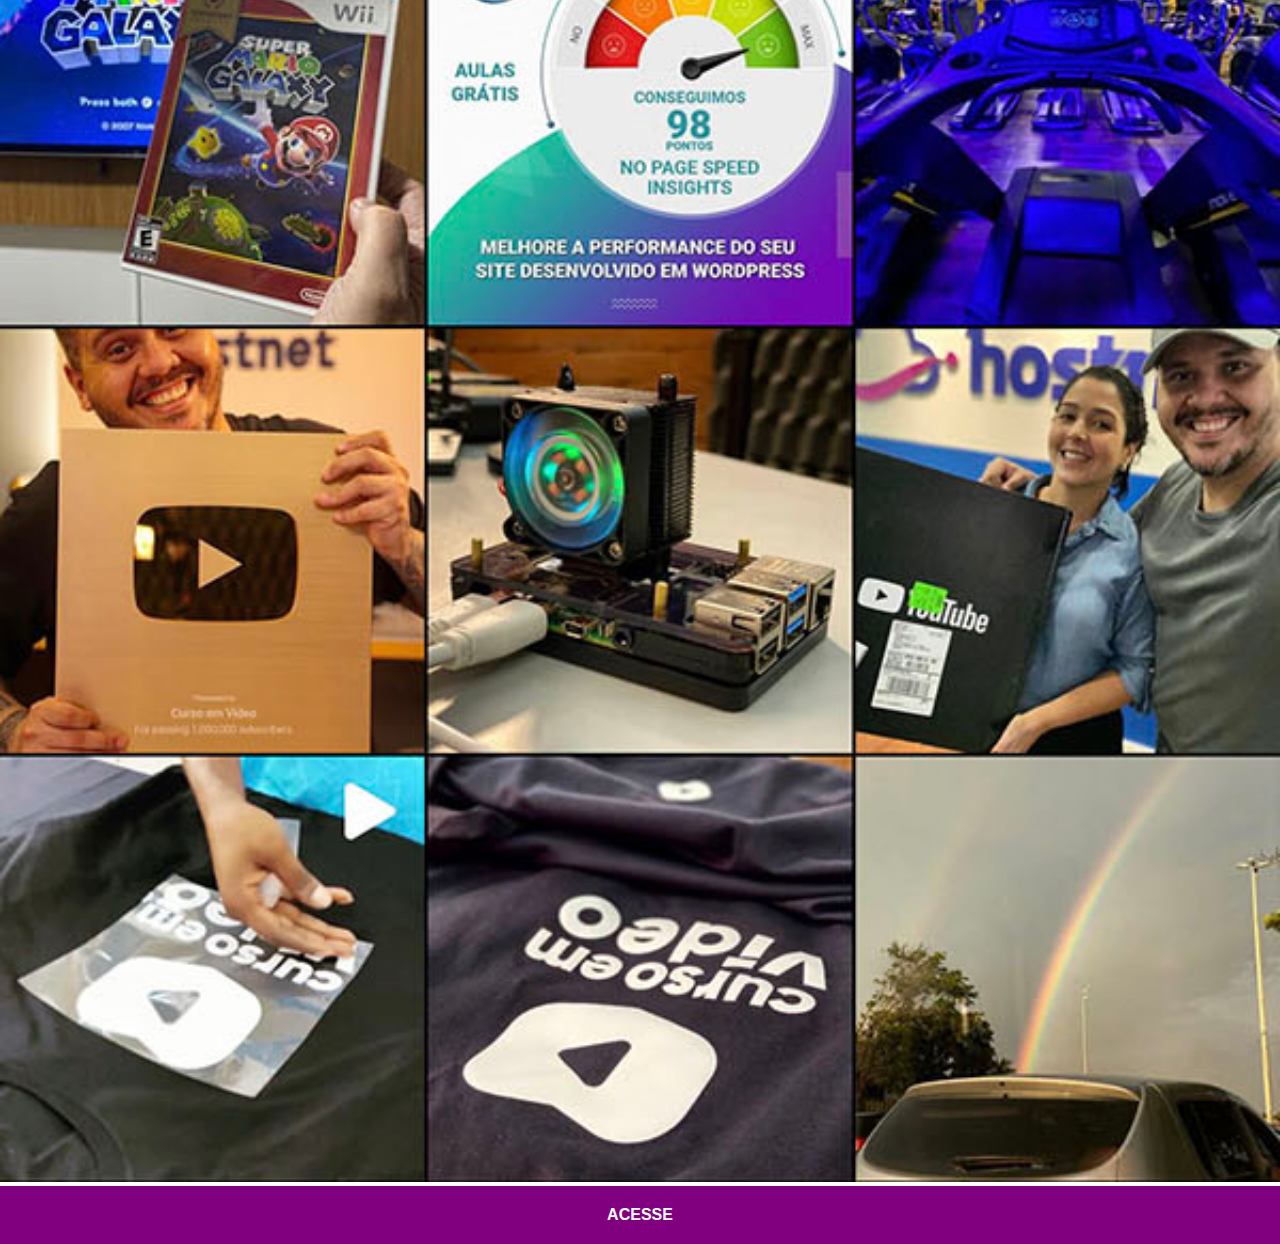
<file: instagram.html>
<!DOCTYPE html>
<html lang="pt-br">
<head>
    <meta charset="UTF-8">
    <meta name="viewport" content="width=device-width, initial-scale=1.0">
    <title>Youtube</title>
    <link rel="shortcut icon" href="favicon.ico" type="image/x-icon">
</head>
<style>
    *{
        margin: 0px;
        padding: 0px;
        font-family: 'Trebuchet MS', 'Lucida Sans Unicode', 'Lucida Grande', 'Lucida Sans', Arial, sans-serif;
    }

    ::-webkit-scrollbar{
        width: 0px;
        height: 0px;
    }
    img{
        width: 100vw;
    }
    a{
        display: block;
        background-color: purple;
        padding: 20px;
        text-align: center;
        font-weight: bolder;
        text-decoration: none;
        color: white;
    }
    a:hover{
        background-color: rgb(255, 0, 179);
    }
</style>
<body>
    <img src="imagens/tela-instagram.jpg" alt="Youtube">
    <a href="https://www.youtube.com/c/CursoemV%C3%ADdeo" target="_blank">ACESSE</a>
</body>
</html>
</file>
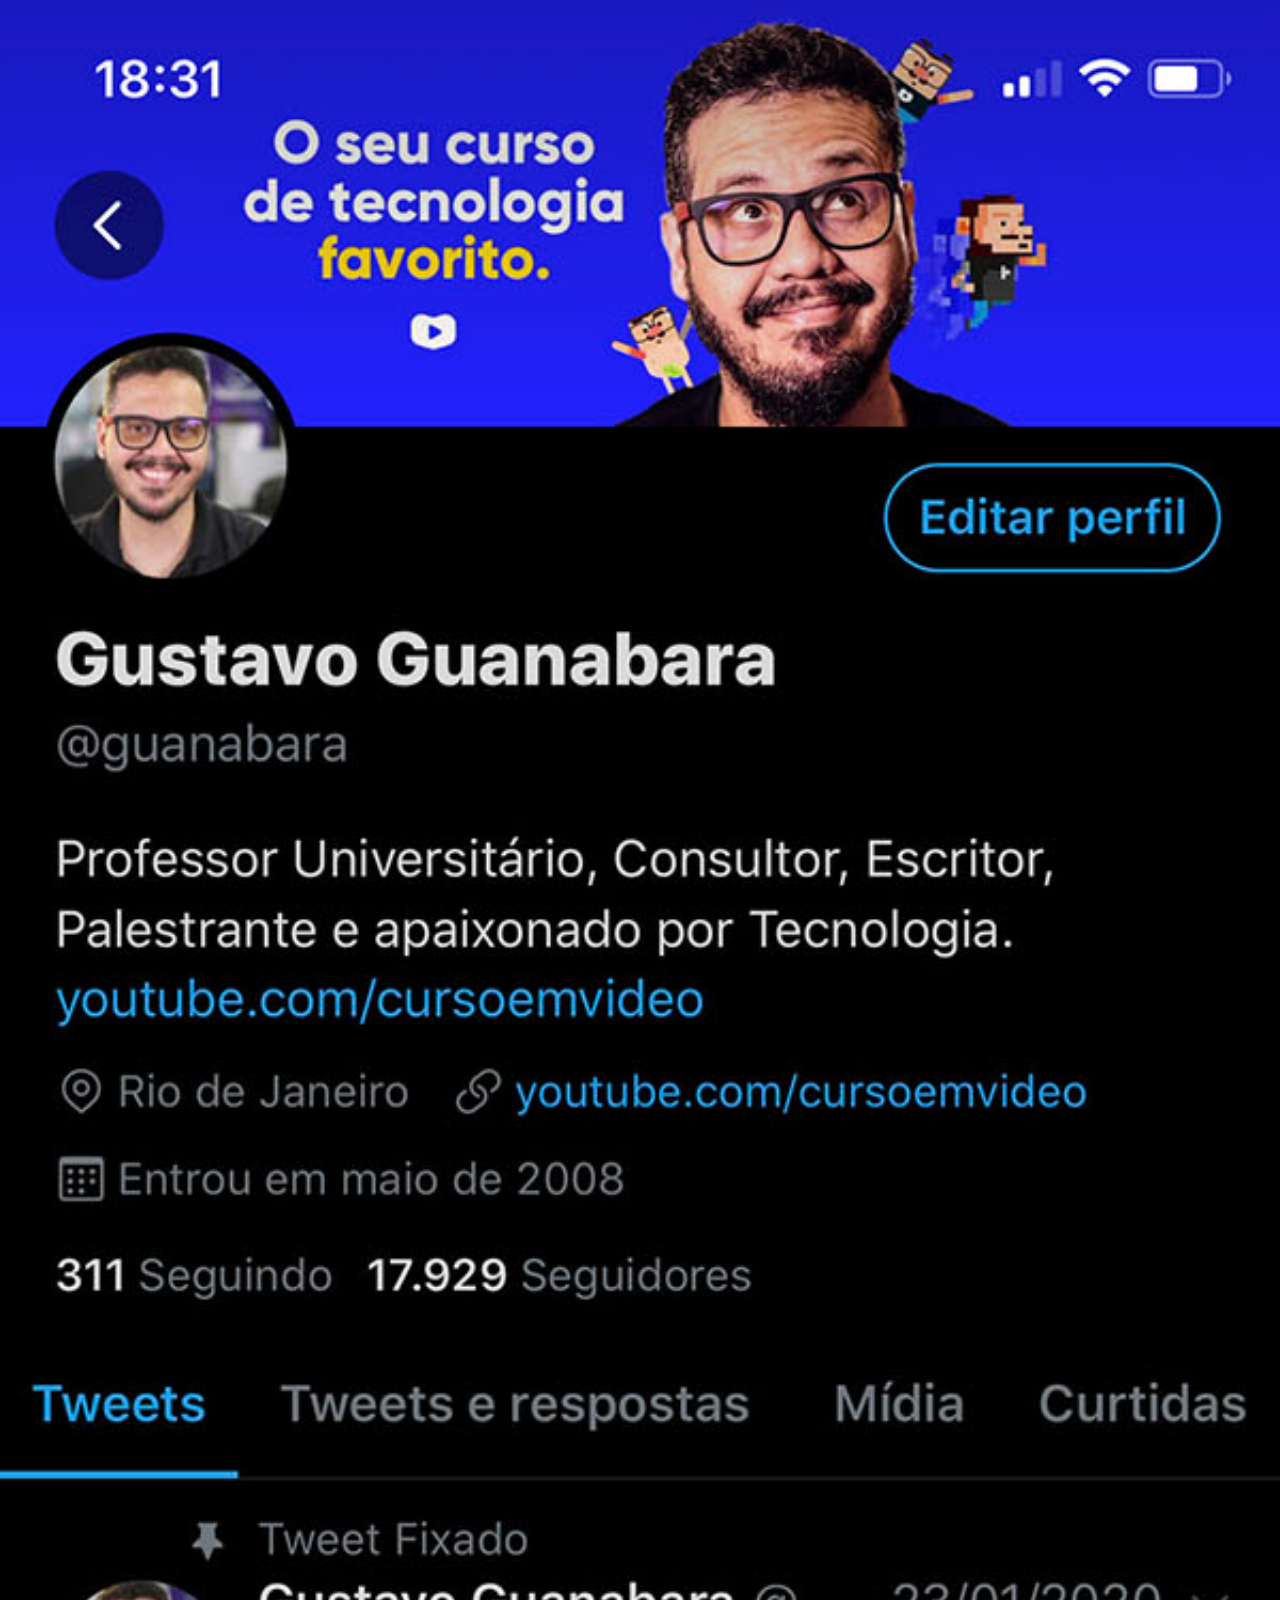
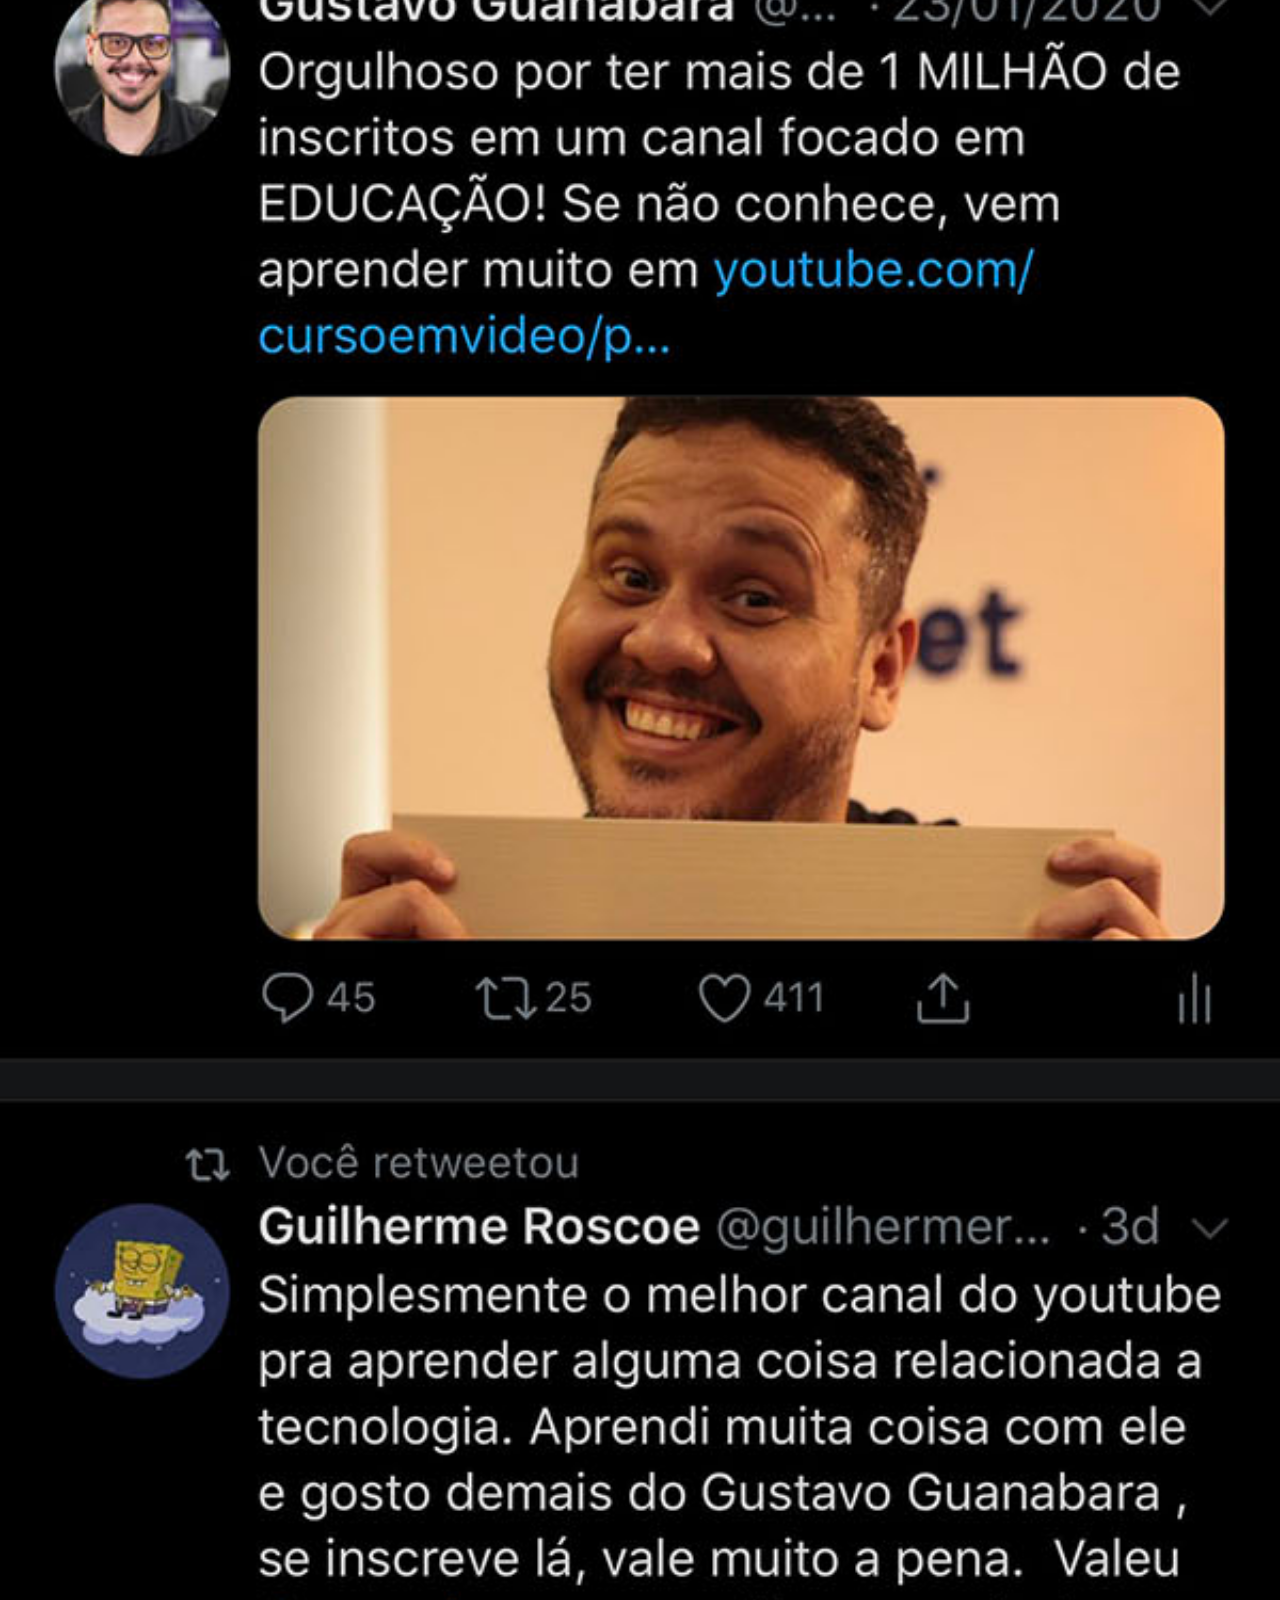
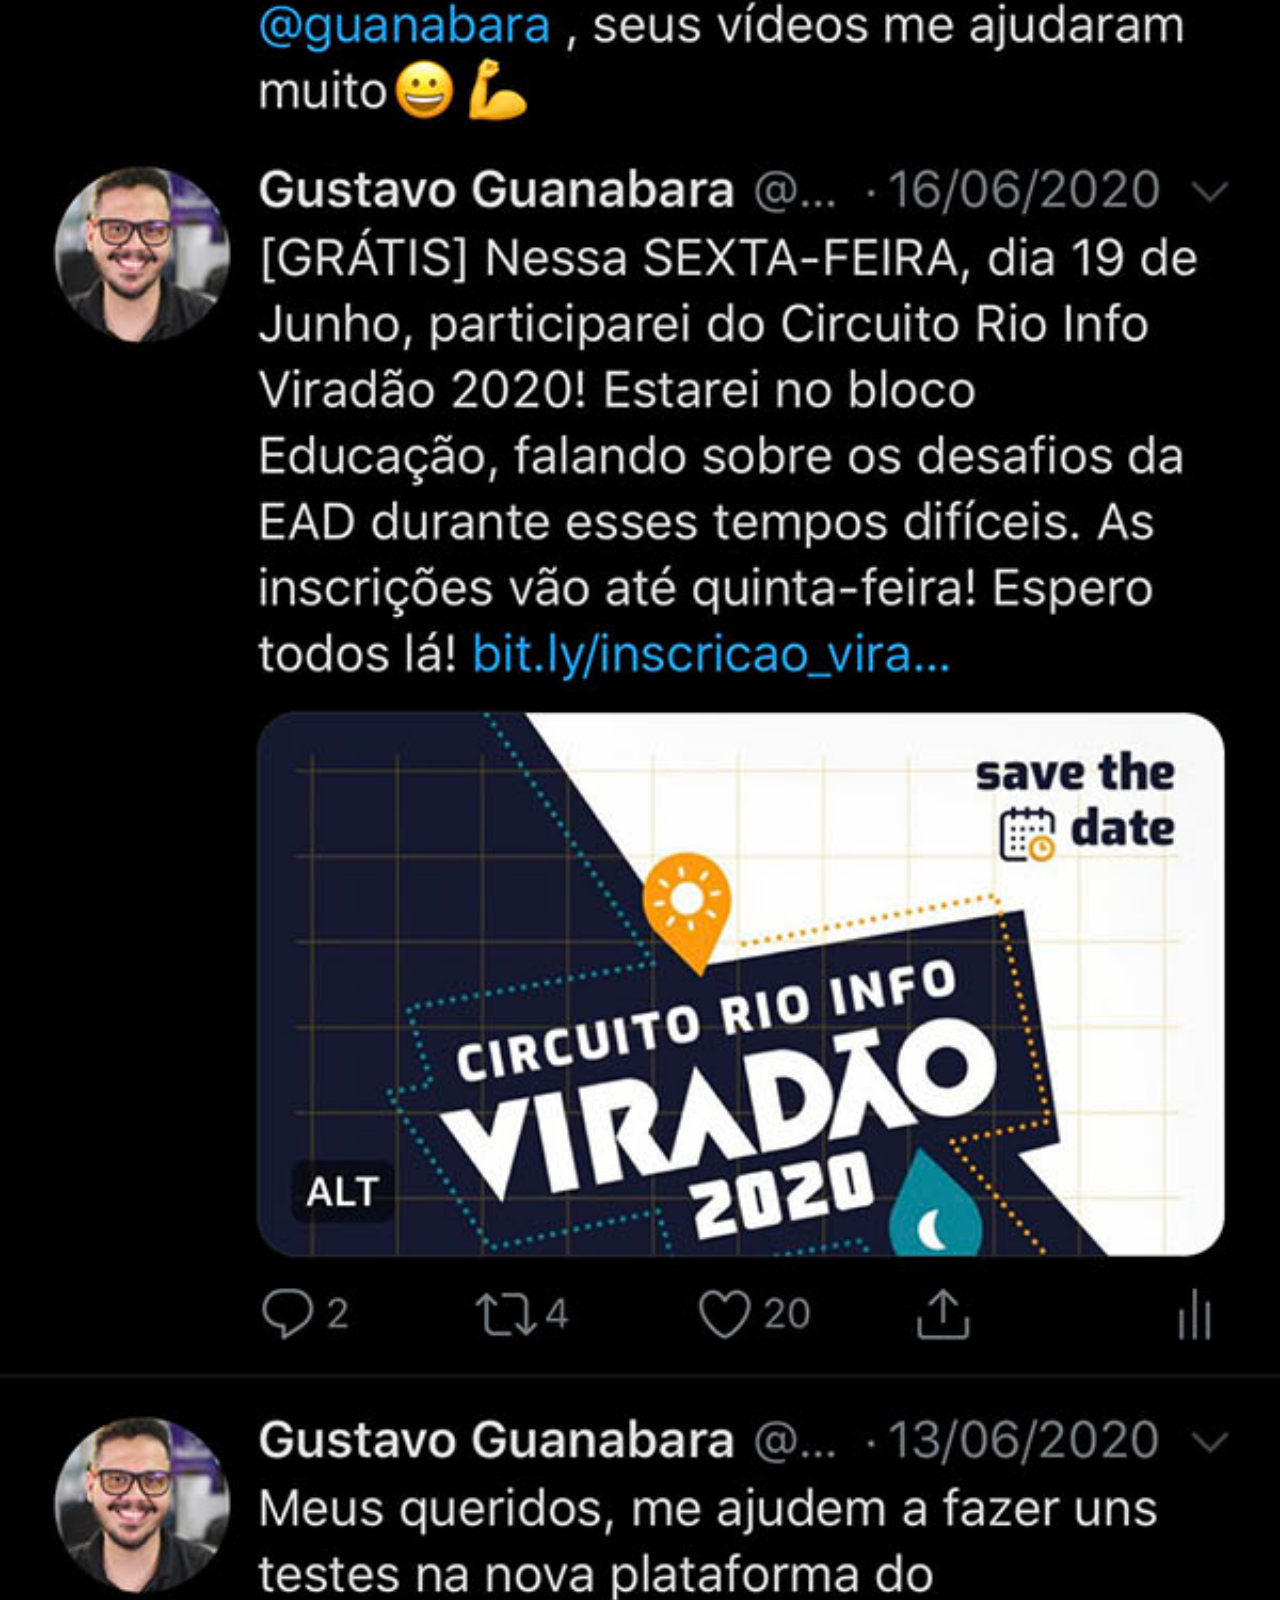
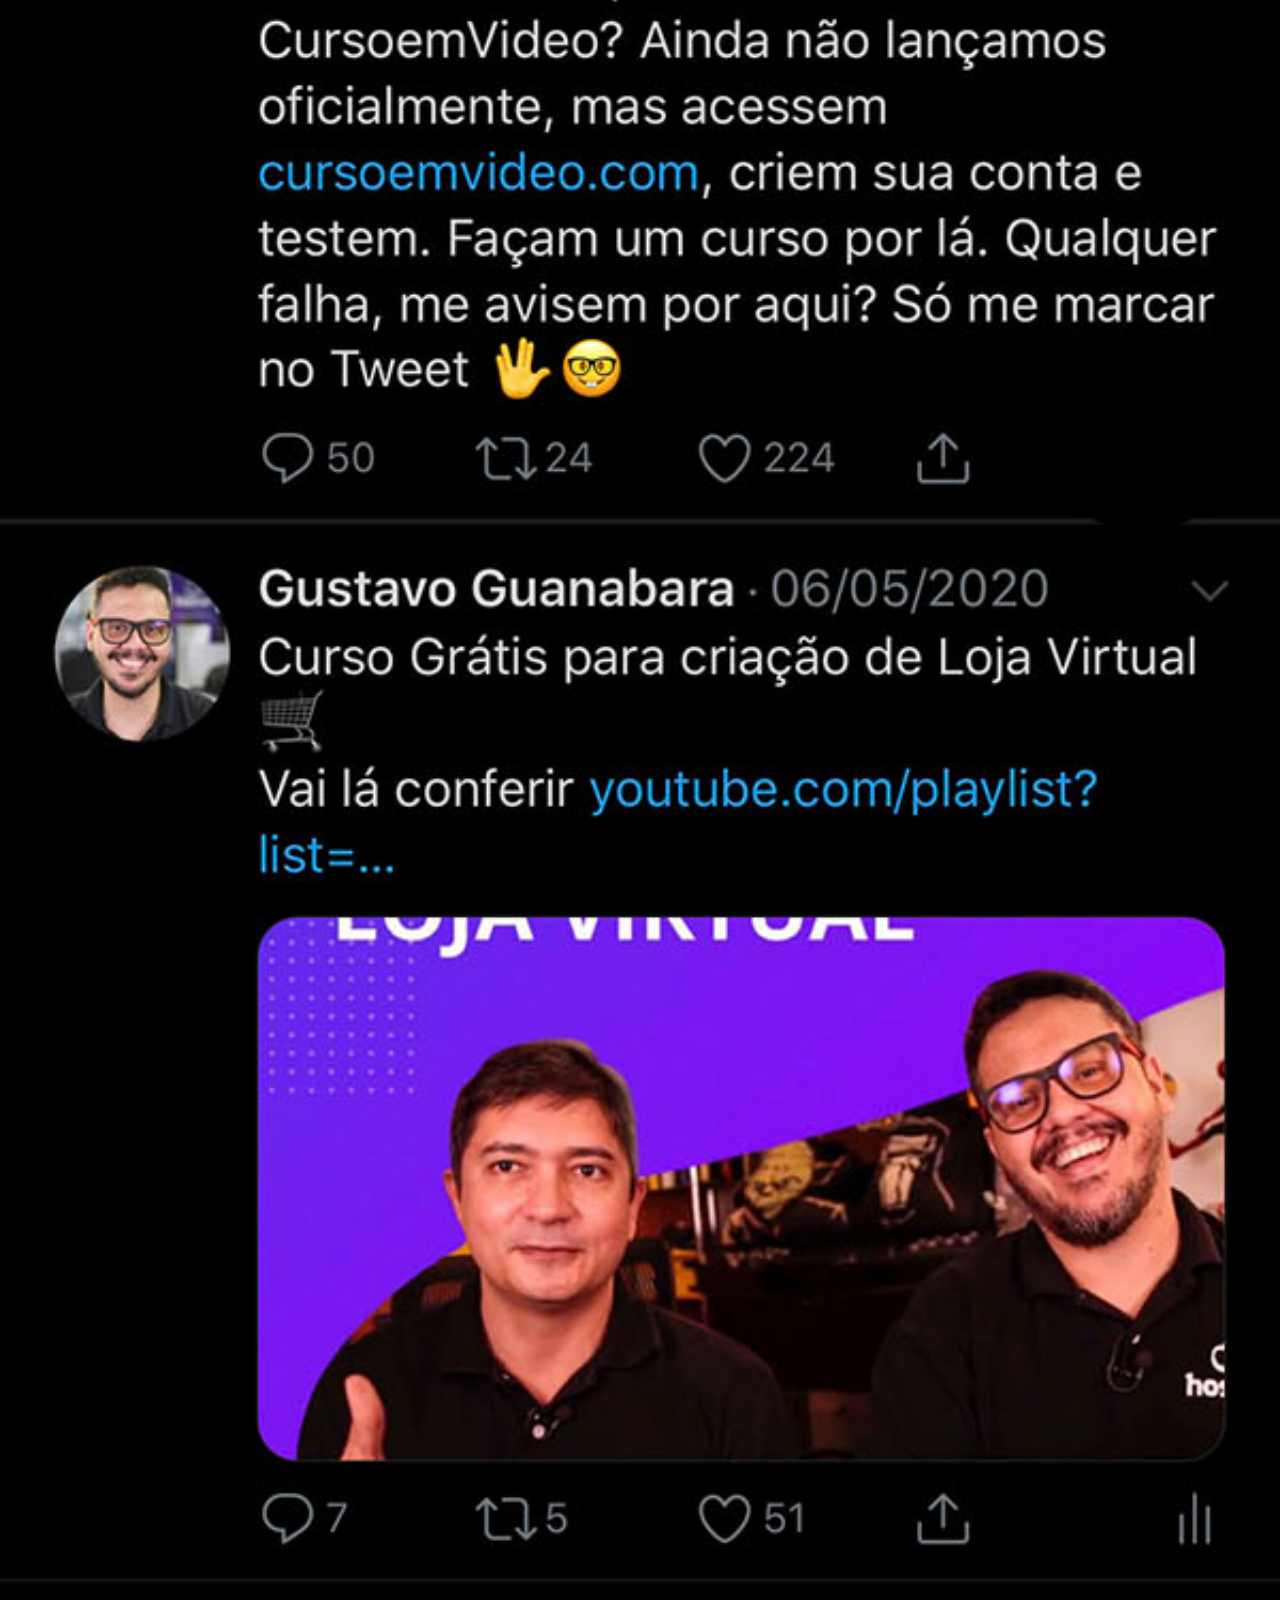
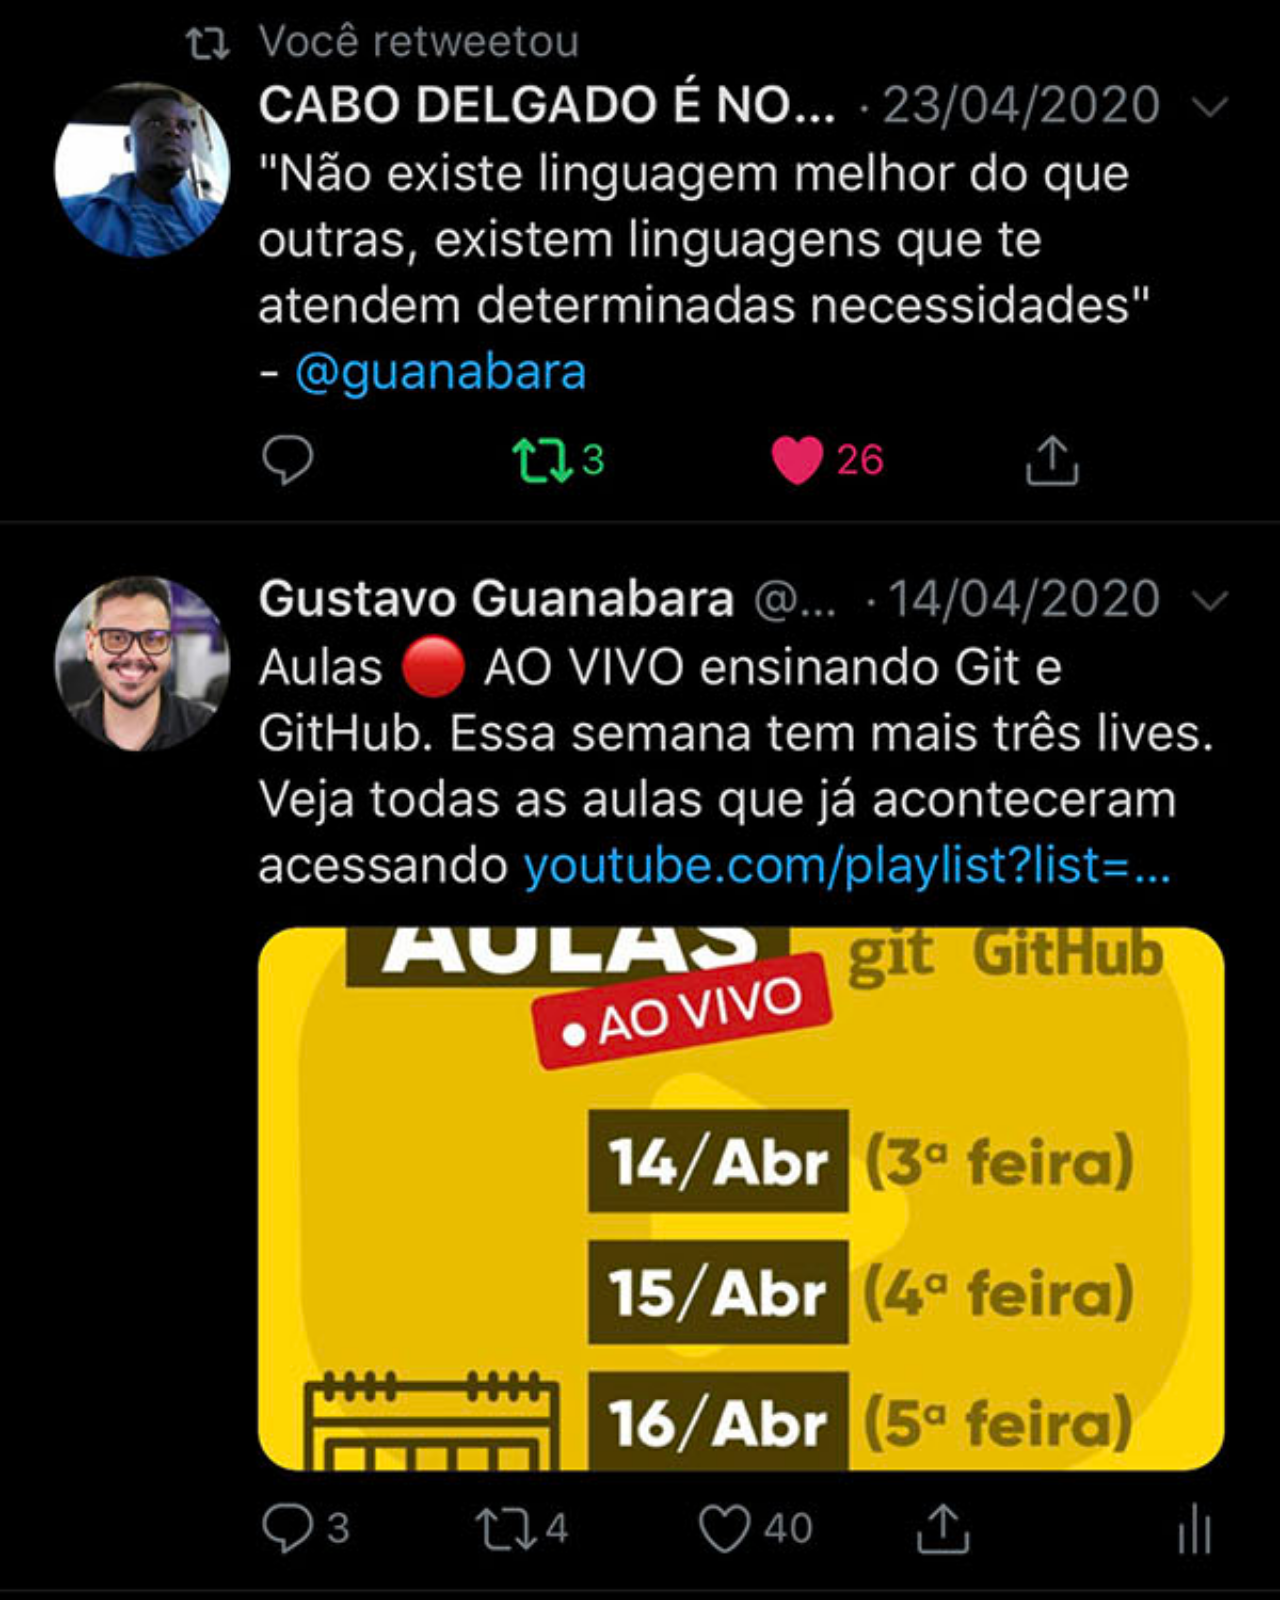
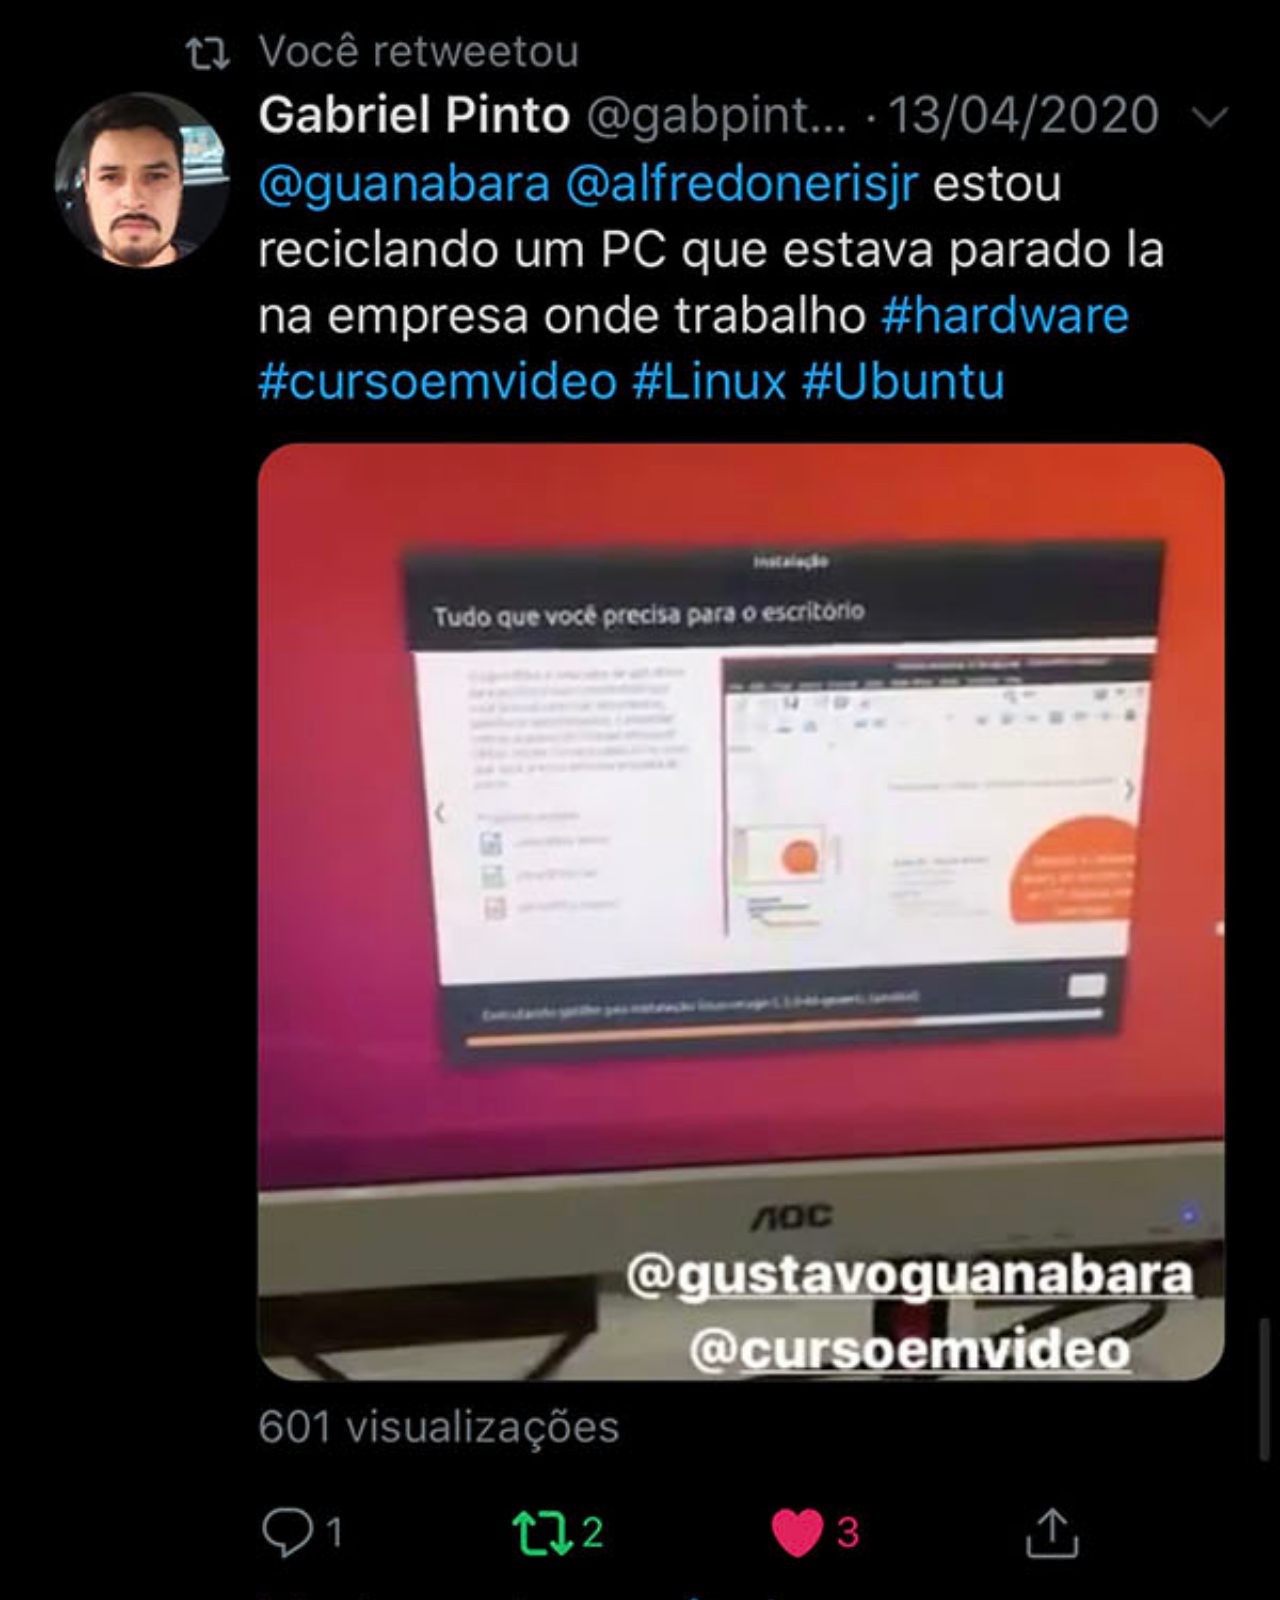
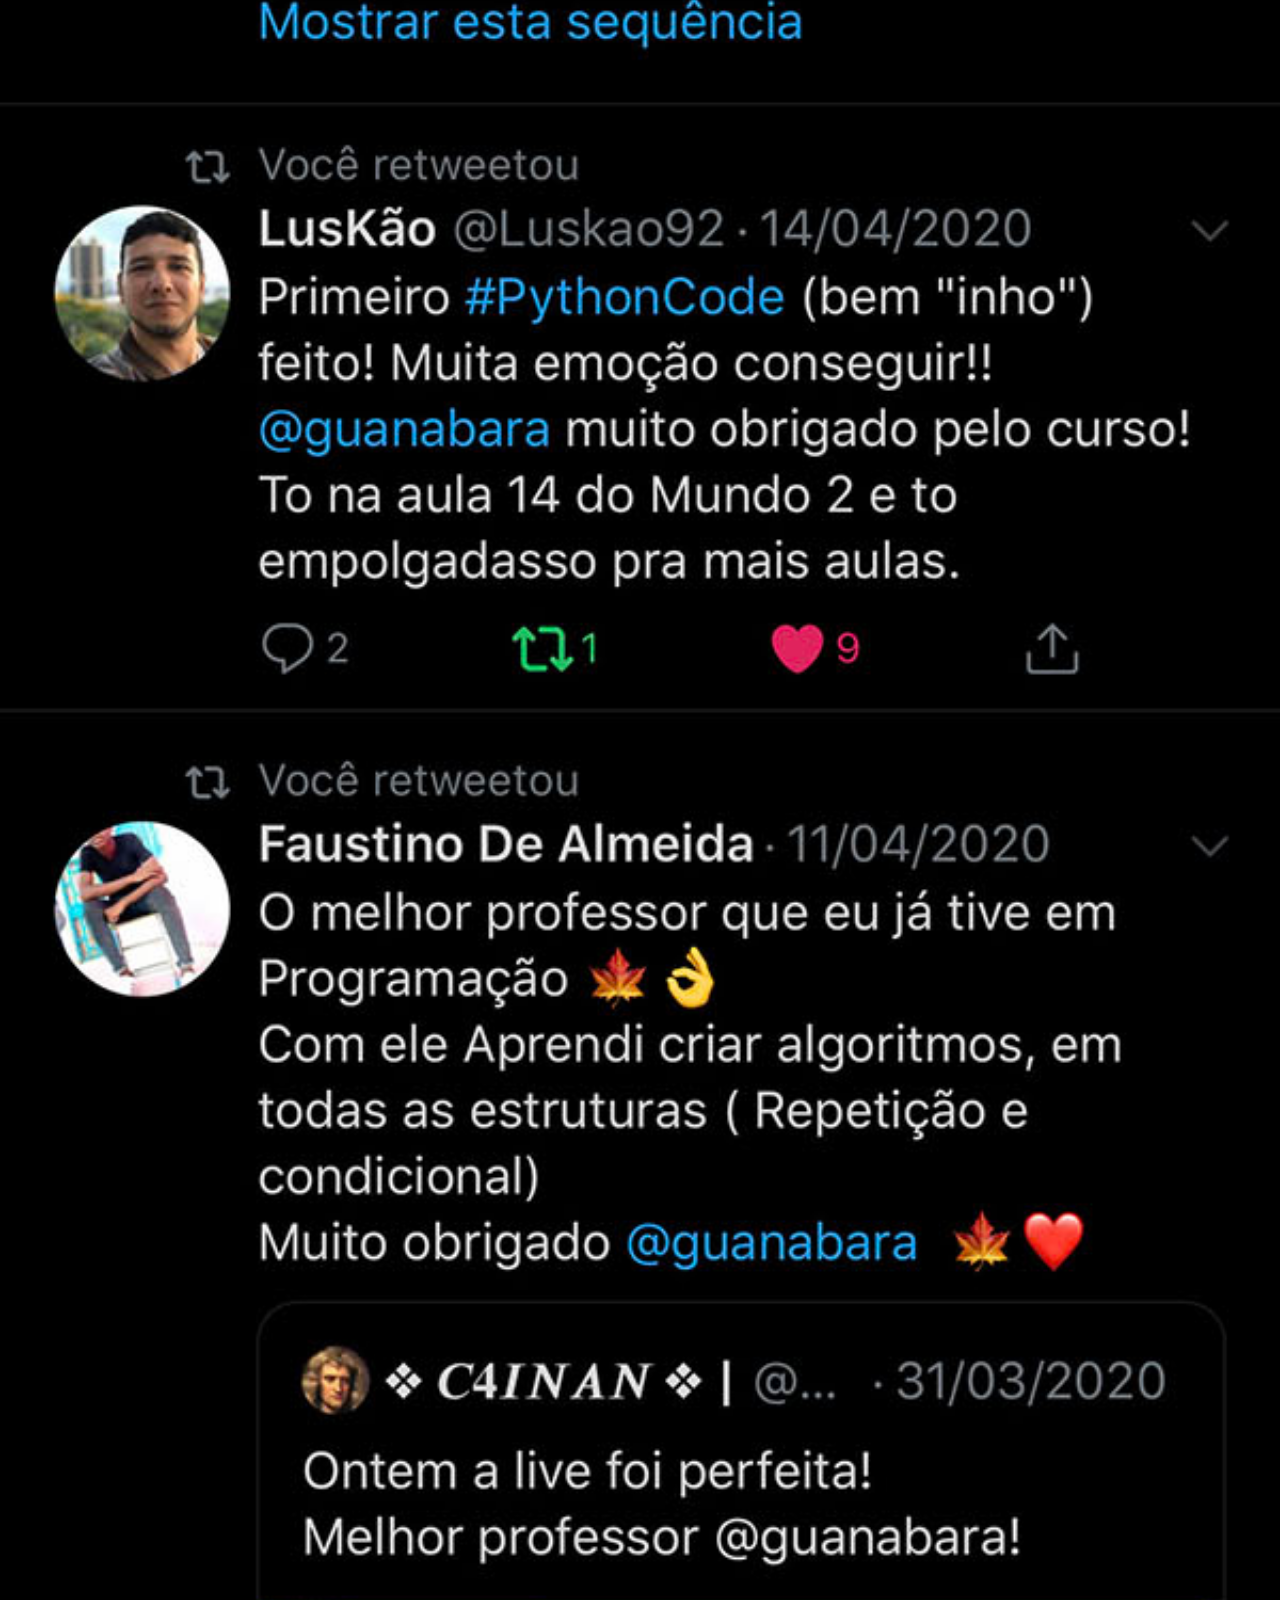
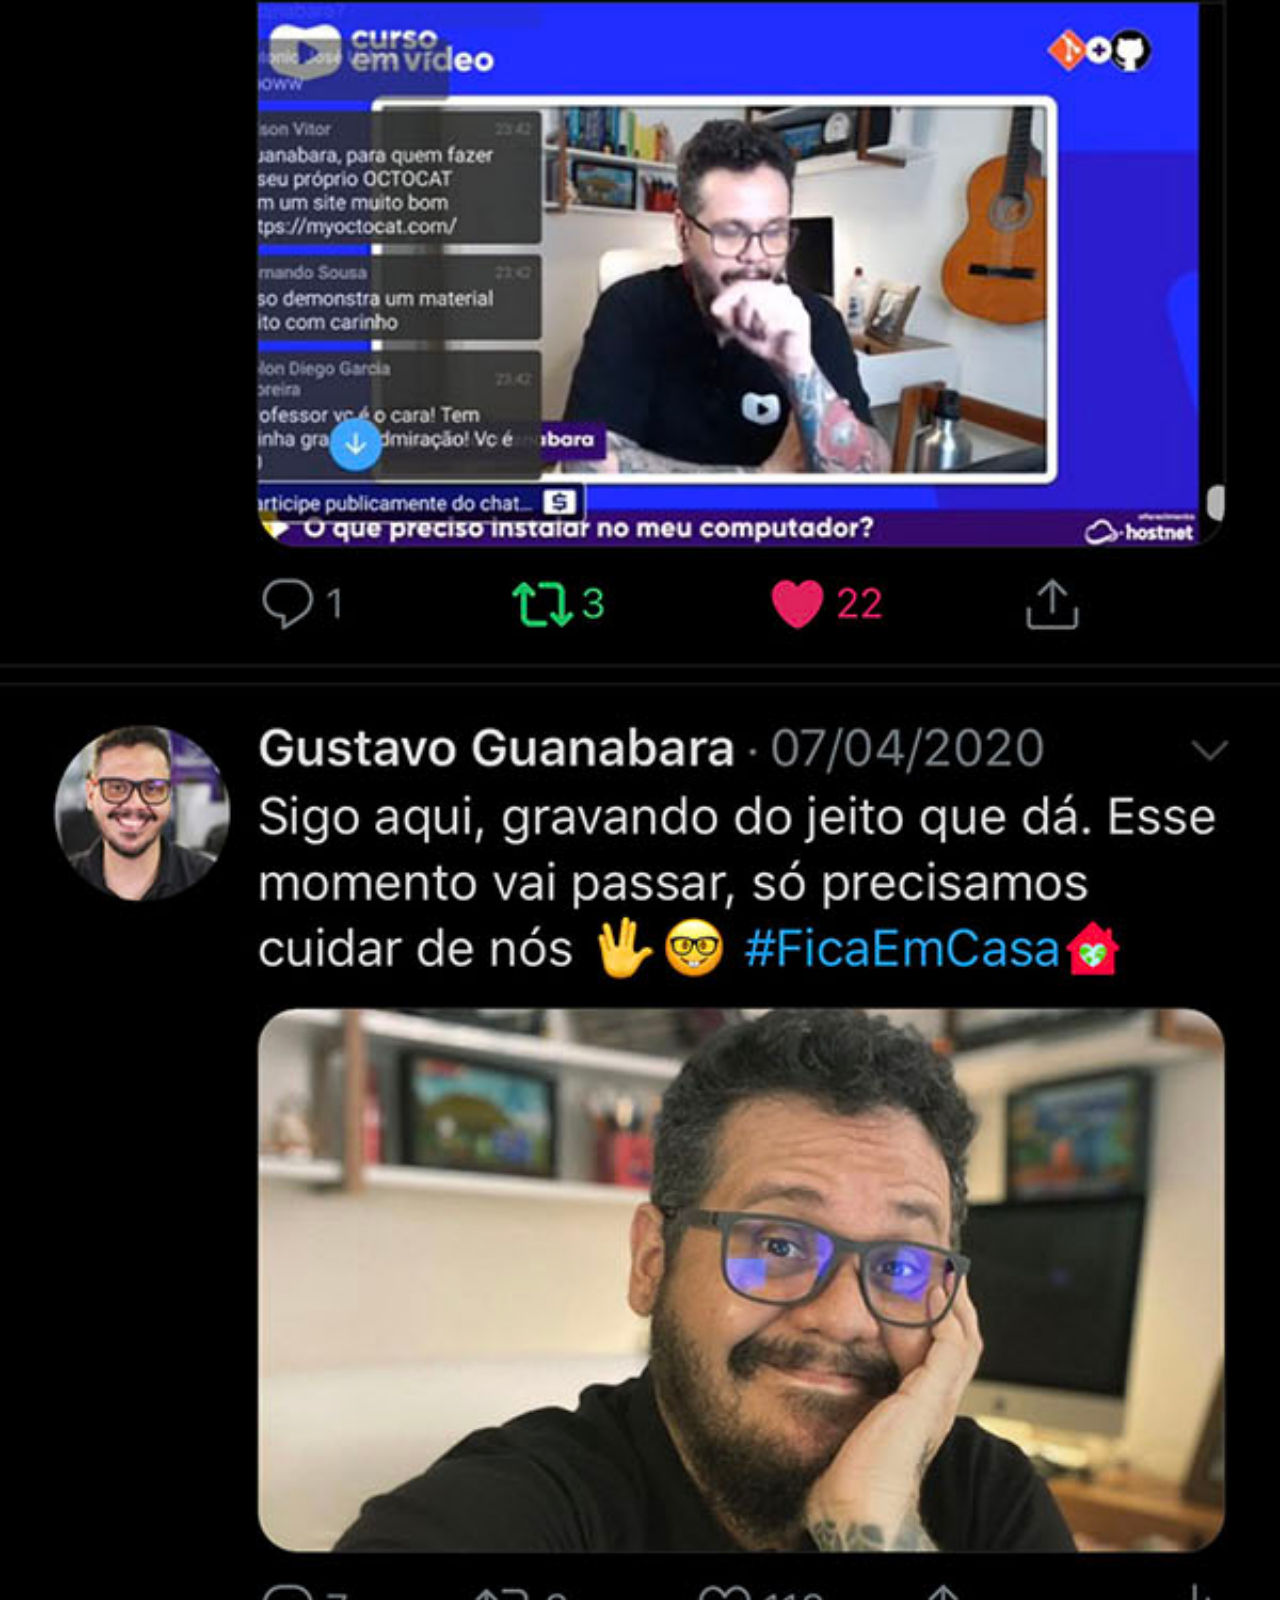
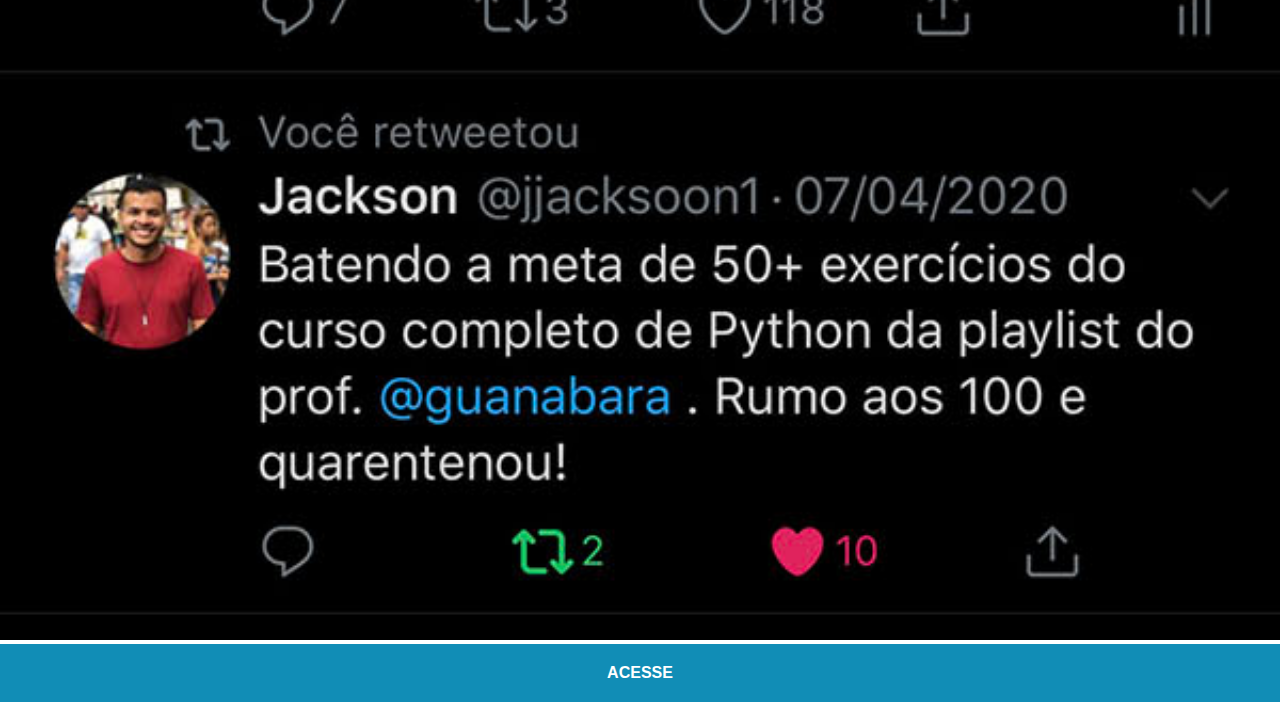
<file: twitter.html>
<!DOCTYPE html>
<html lang="pt-br">
<head>
    <meta charset="UTF-8">
    <meta name="viewport" content="width=device-width, initial-scale=1.0">
    <title>Youtube</title>
    <link rel="shortcut icon" href="favicon.ico" type="image/x-icon">
</head>
<style>
    *{
        margin: 0px;
        padding: 0px;
        font-family: 'Trebuchet MS', 'Lucida Sans Unicode', 'Lucida Grande', 'Lucida Sans', Arial, sans-serif;
    }

    ::-webkit-scrollbar{
        width: 0px;
        height: 0px;
    }
    img{
        width: 100vw;
    }
    a{
        display: block;
        background-color: rgb(17, 141, 182);
        padding: 20px;
        text-align: center;
        font-weight: bolder;
        text-decoration: none;
        color: white;
    }
    a:hover{
        background-color: blue;
    }
</style>
<body>
    <img src="imagens/tela-twitter.jpg" alt="Youtube">
    <a href="https://www.youtube.com/c/CursoemV%C3%ADdeo" target="_blank">ACESSE</a>
</body>
</html>
</file>
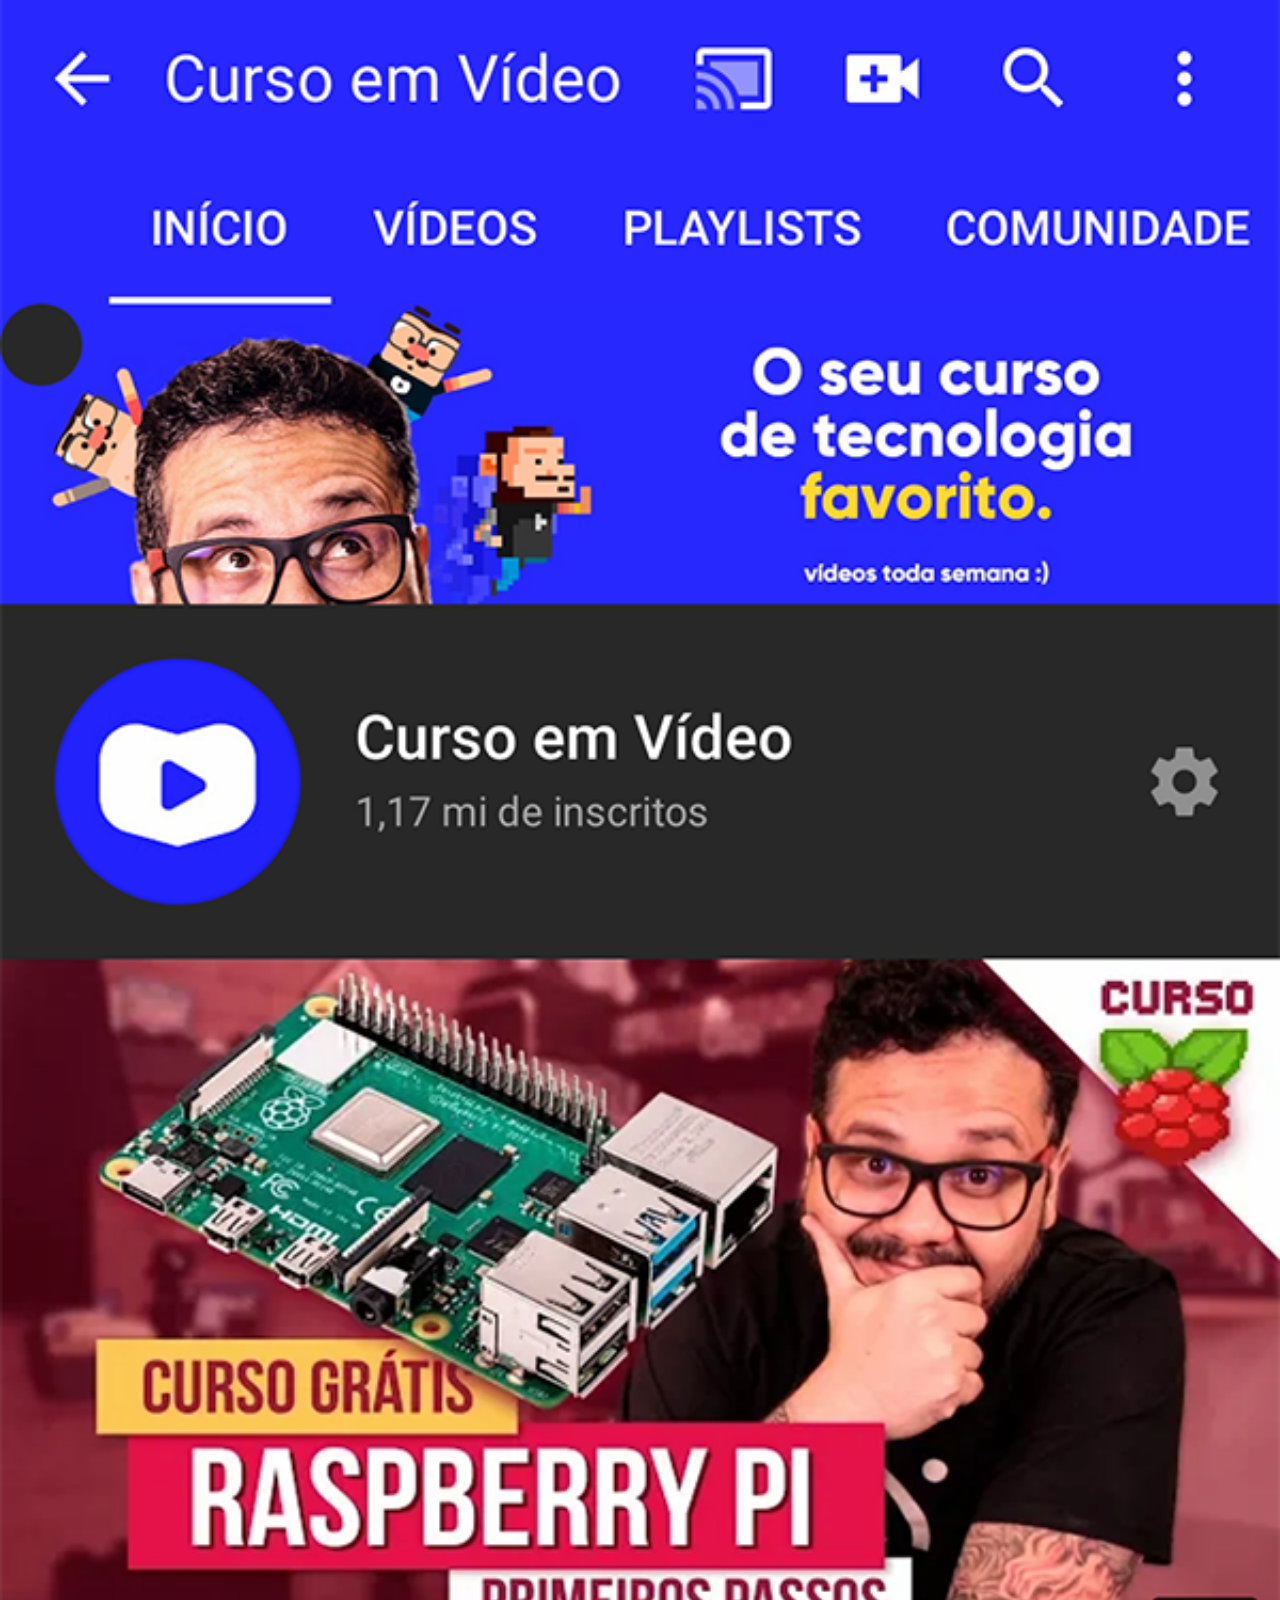
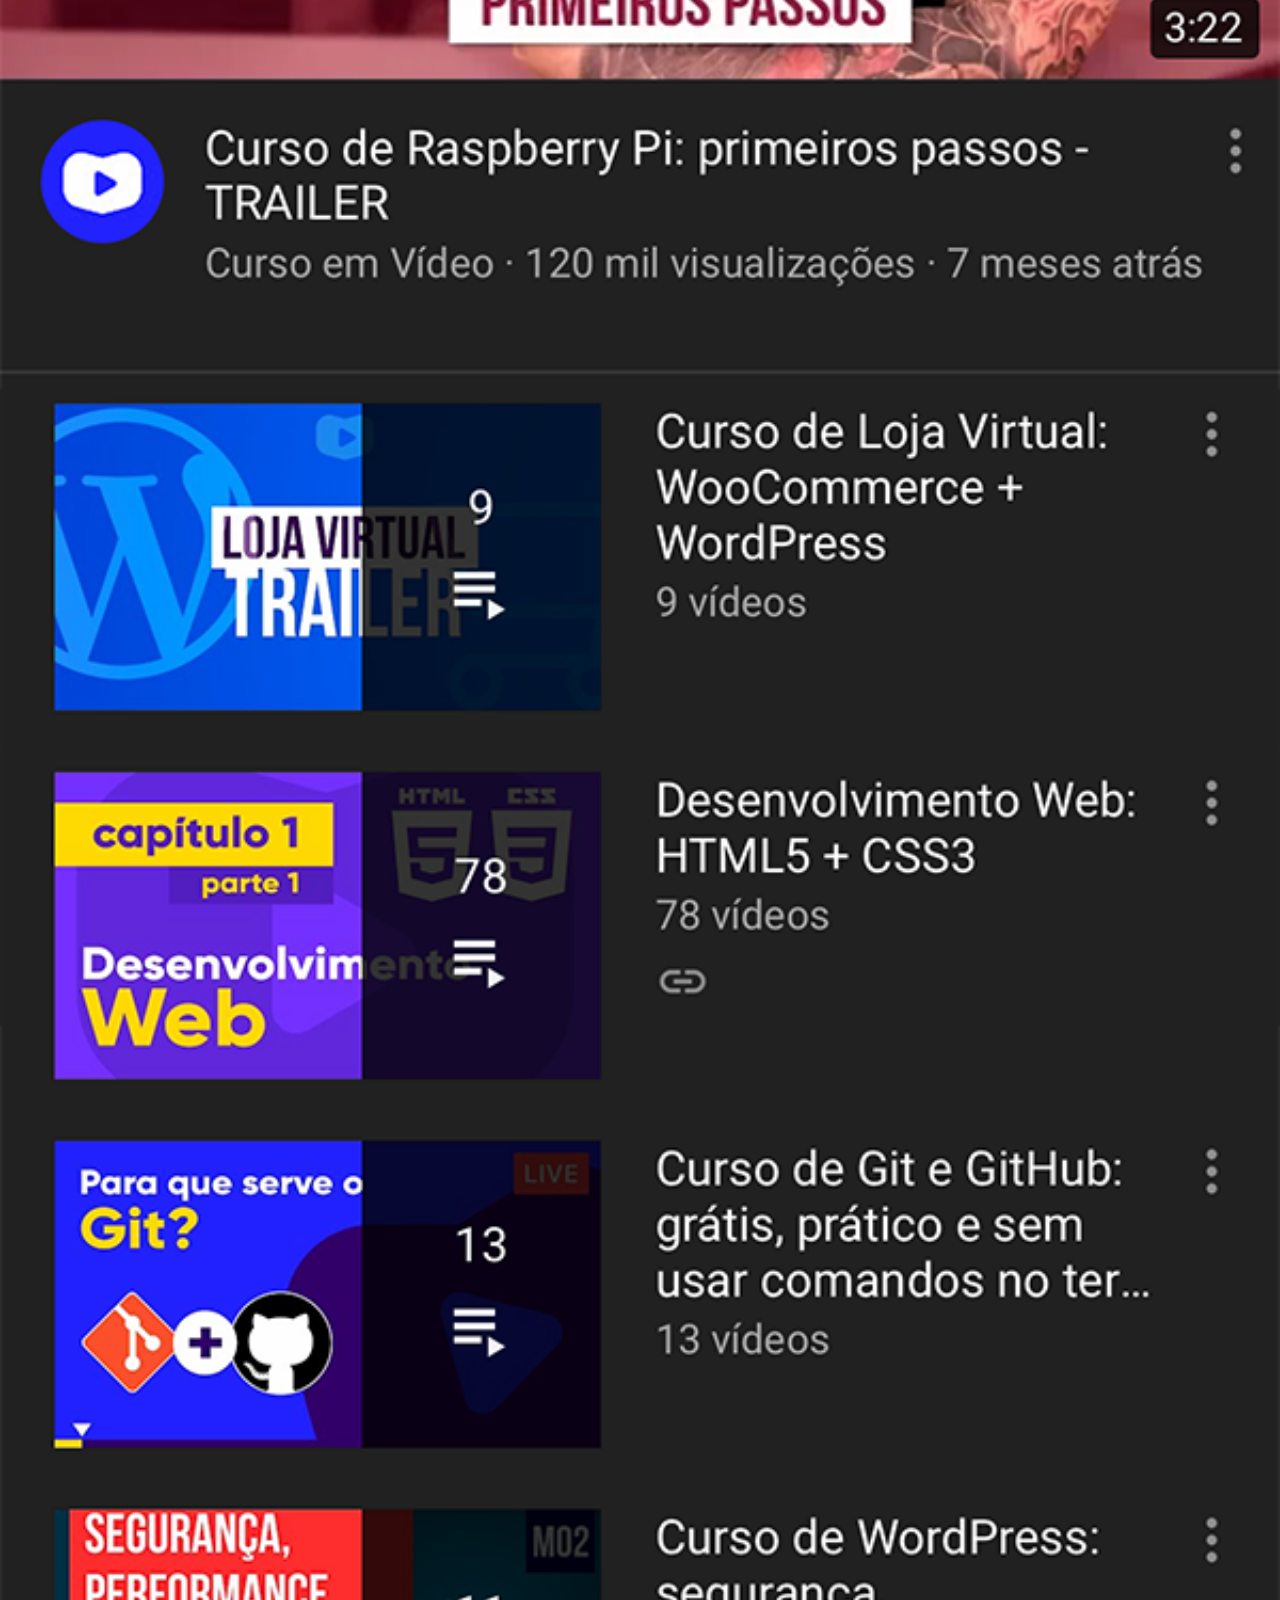
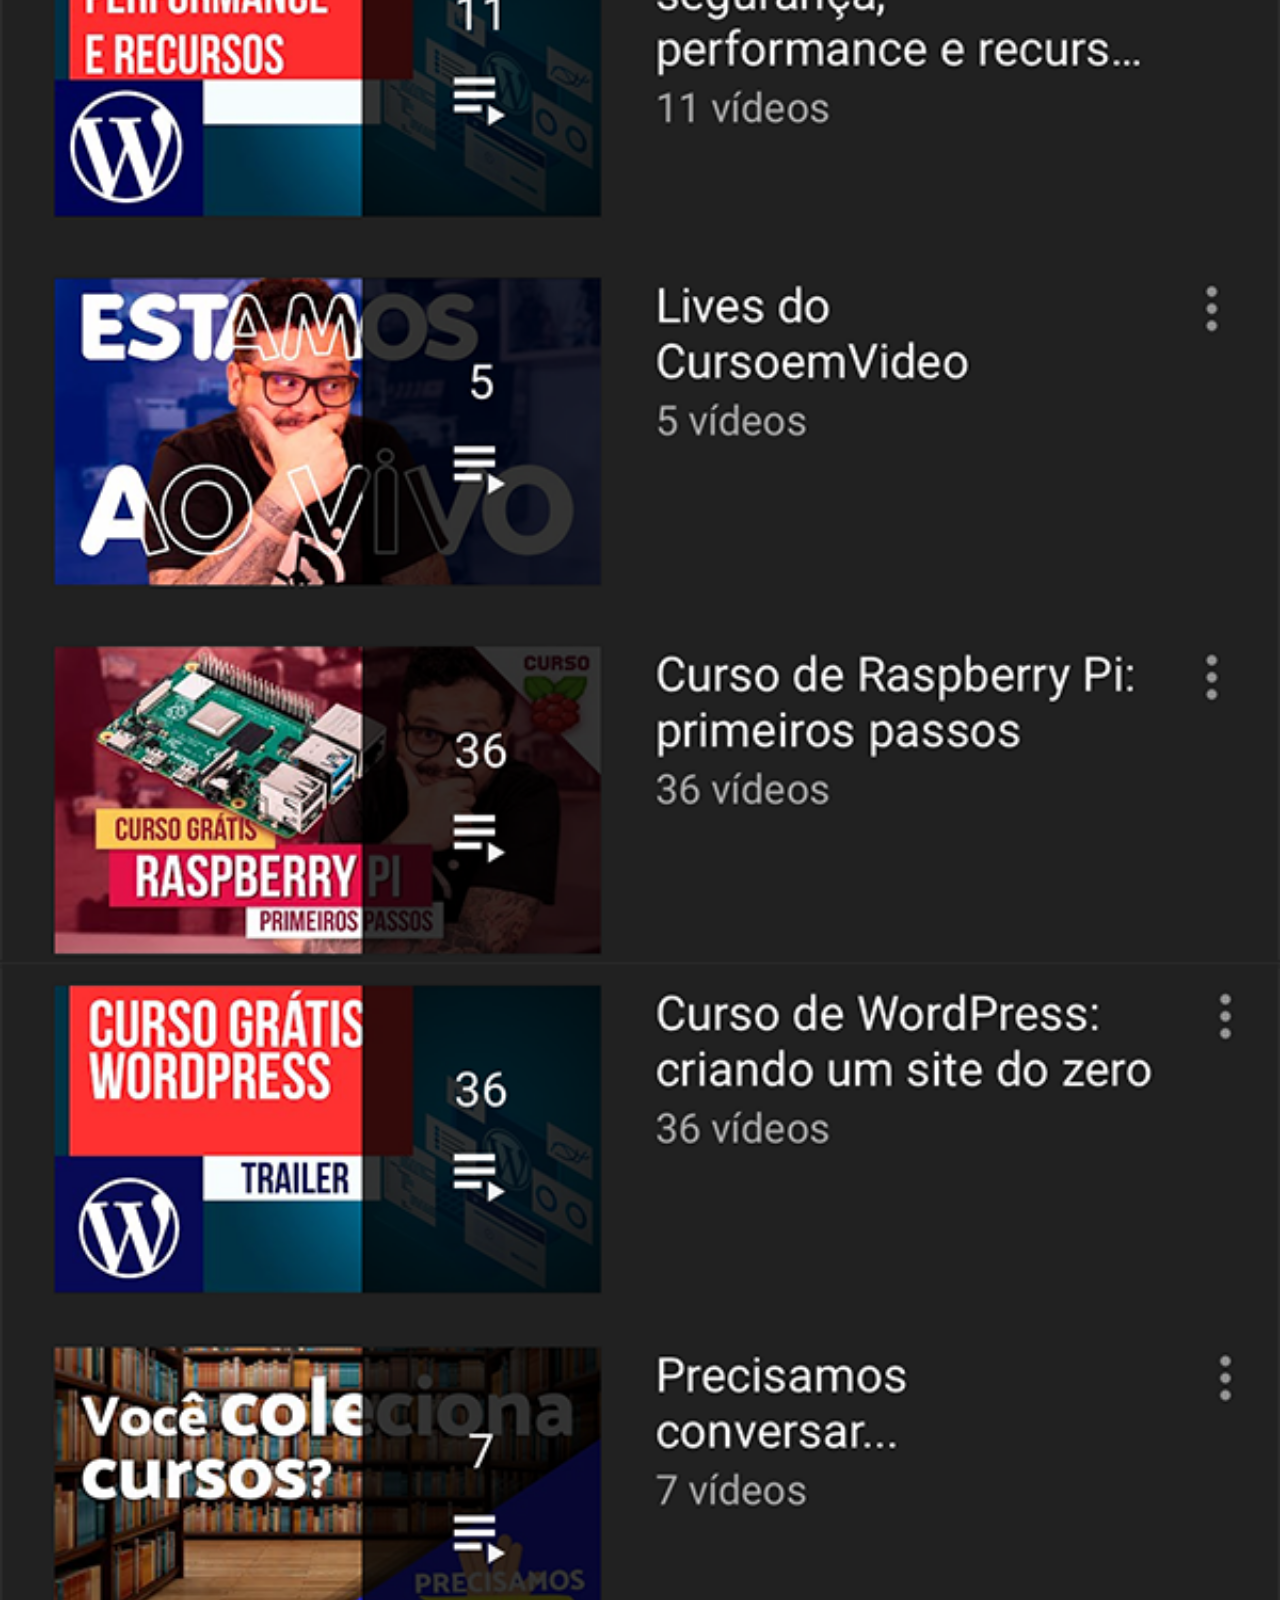
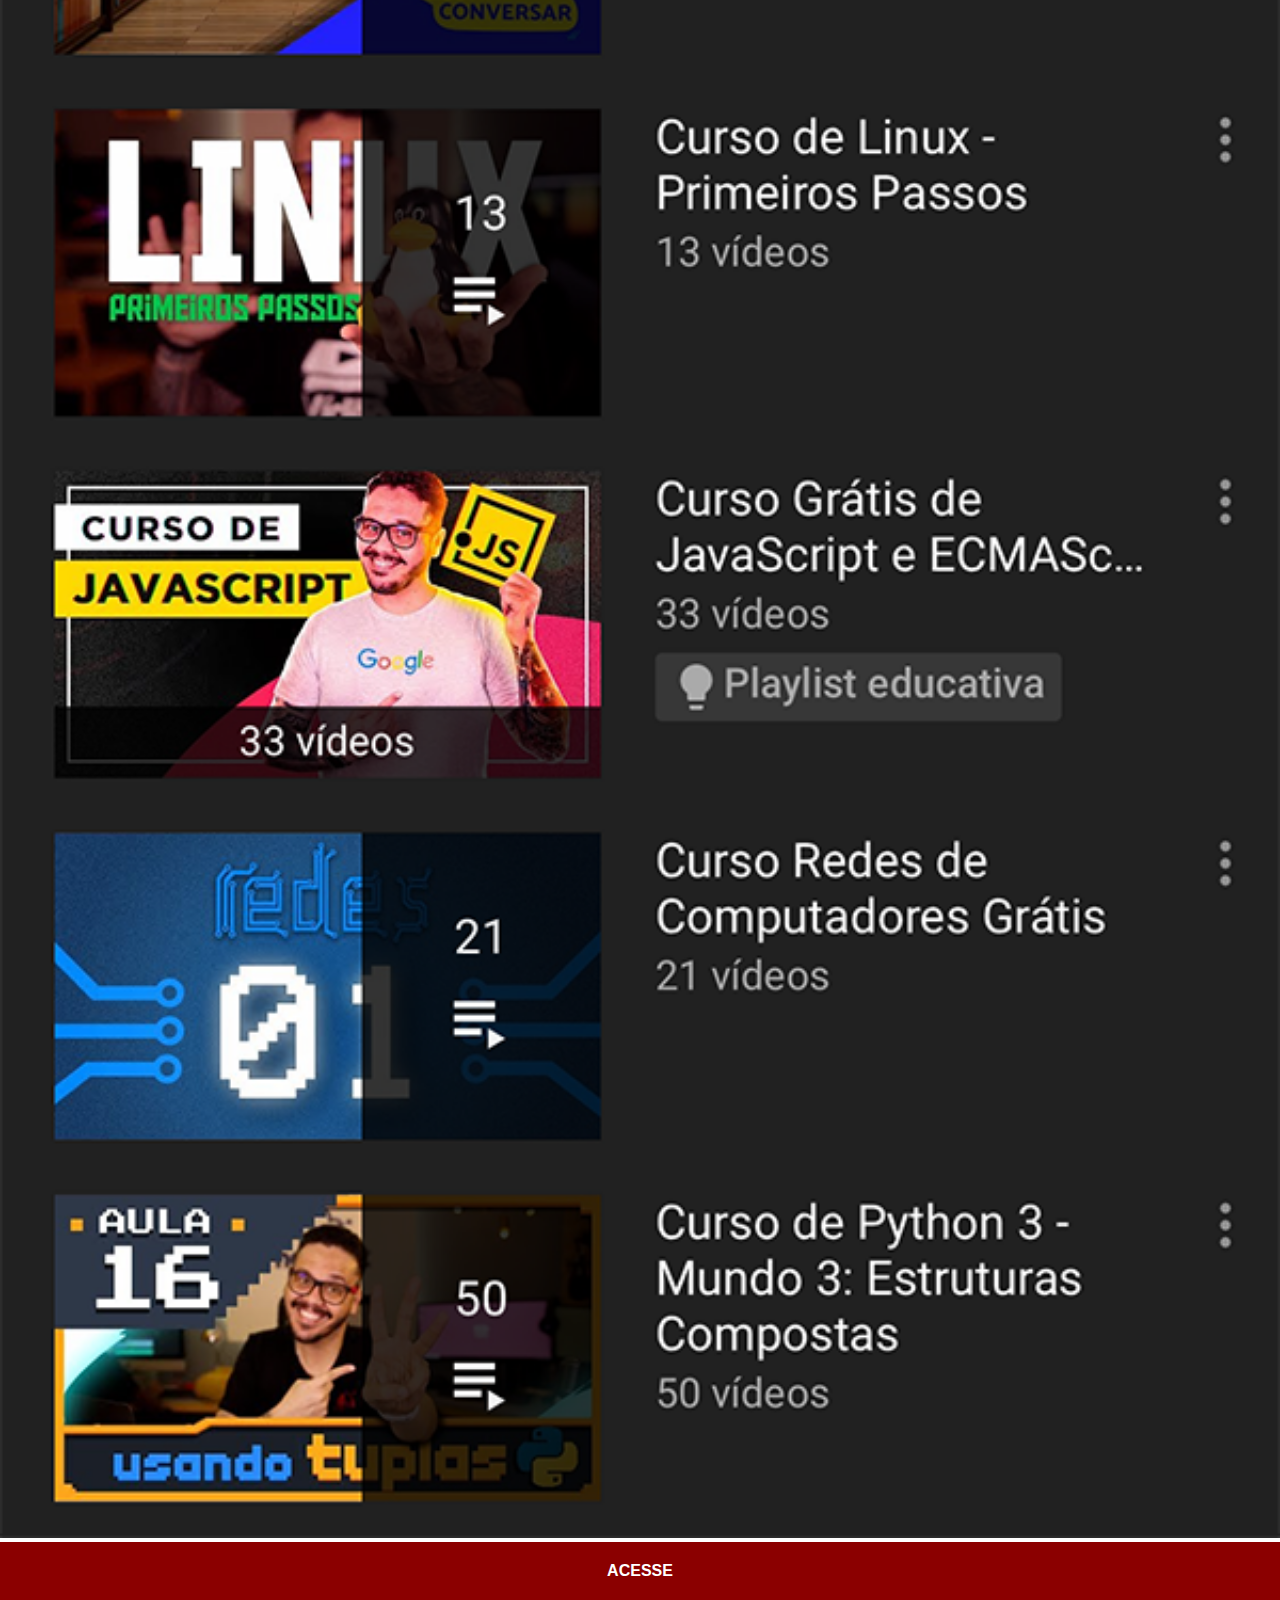
<file: youtube.html>
<!DOCTYPE html>
<html lang="pt-br">
<head>
    <meta charset="UTF-8">
    <meta name="viewport" content="width=device-width, initial-scale=1.0">
    <title>Youtube</title>
    <link rel="shortcut icon" href="favicon.ico" type="image/x-icon">
</head>
<style>
    *{
        margin: 0px;
        padding: 0px;
        font-family: 'Trebuchet MS', 'Lucida Sans Unicode', 'Lucida Grande', 'Lucida Sans', Arial, sans-serif;
    }

    ::-webkit-scrollbar{
        width: 0px;
        height: 0px;
    }
    img{
        width: 100vw;
    }
    a{
        display: block;
        background-color: darkred;
        padding: 20px;
        text-align: center;
        font-weight: bolder;
        text-decoration: none;
        color: white;
    }
    a:hover{
        background-color: red;
    }
</style>
<body>
    <img src="imagens/tela-youtube.png" alt="Youtube">
    <a href="https://www.youtube.com/c/CursoemV%C3%ADdeo" target="_blank">ACESSE</a>
</body>
</html>
</file>
<file: estilo/partecss.css>
@charset "UTF-8";

*{
    margin: 0px;
    padding: 0px;
    font-family: Arial, Helvetica, sans-serif;
}
html,body{
    height: 100vh;
    width: 100vw;
    background-color: black;
}
body{
    background: url('../imagens/fundo-madeira.jpg') no-repeat top center;
    background-size: cover;
    background-attachment: fixed;
}
main{
    height: 100vh;
    position: relative;
}
section#telefone{
    height: 627px;
    width: 311px;
    background-color: blue;
    position: absolute;
    top: 50%;
    left: 50%;
    transform: translate(-50%, -50%);
    background: url('../imagens/frame-iphone.png');
    background-repeat: no-repeat;
}
iframe#tela{
    position: relative;
    top: 80px;
    left: 22px;
    width: 267px;
    height: 471px;
}
section#sociais {
    text-align: right;
}
section#sociais img{
    border-radius: 50%;
    width: 60px;
    margin:7px;
    box-shadow: 2px 2px 5px rgba(0, 0, 0, 0.400);
    box-sizing: border-box;
}
section#sociais img:hover{
    border: 2px solid white;
    transform: translate(-3px, -3px);
    box-shadow: 5px 5px 10px black;
    transition: transform .5s;
}
</file>
